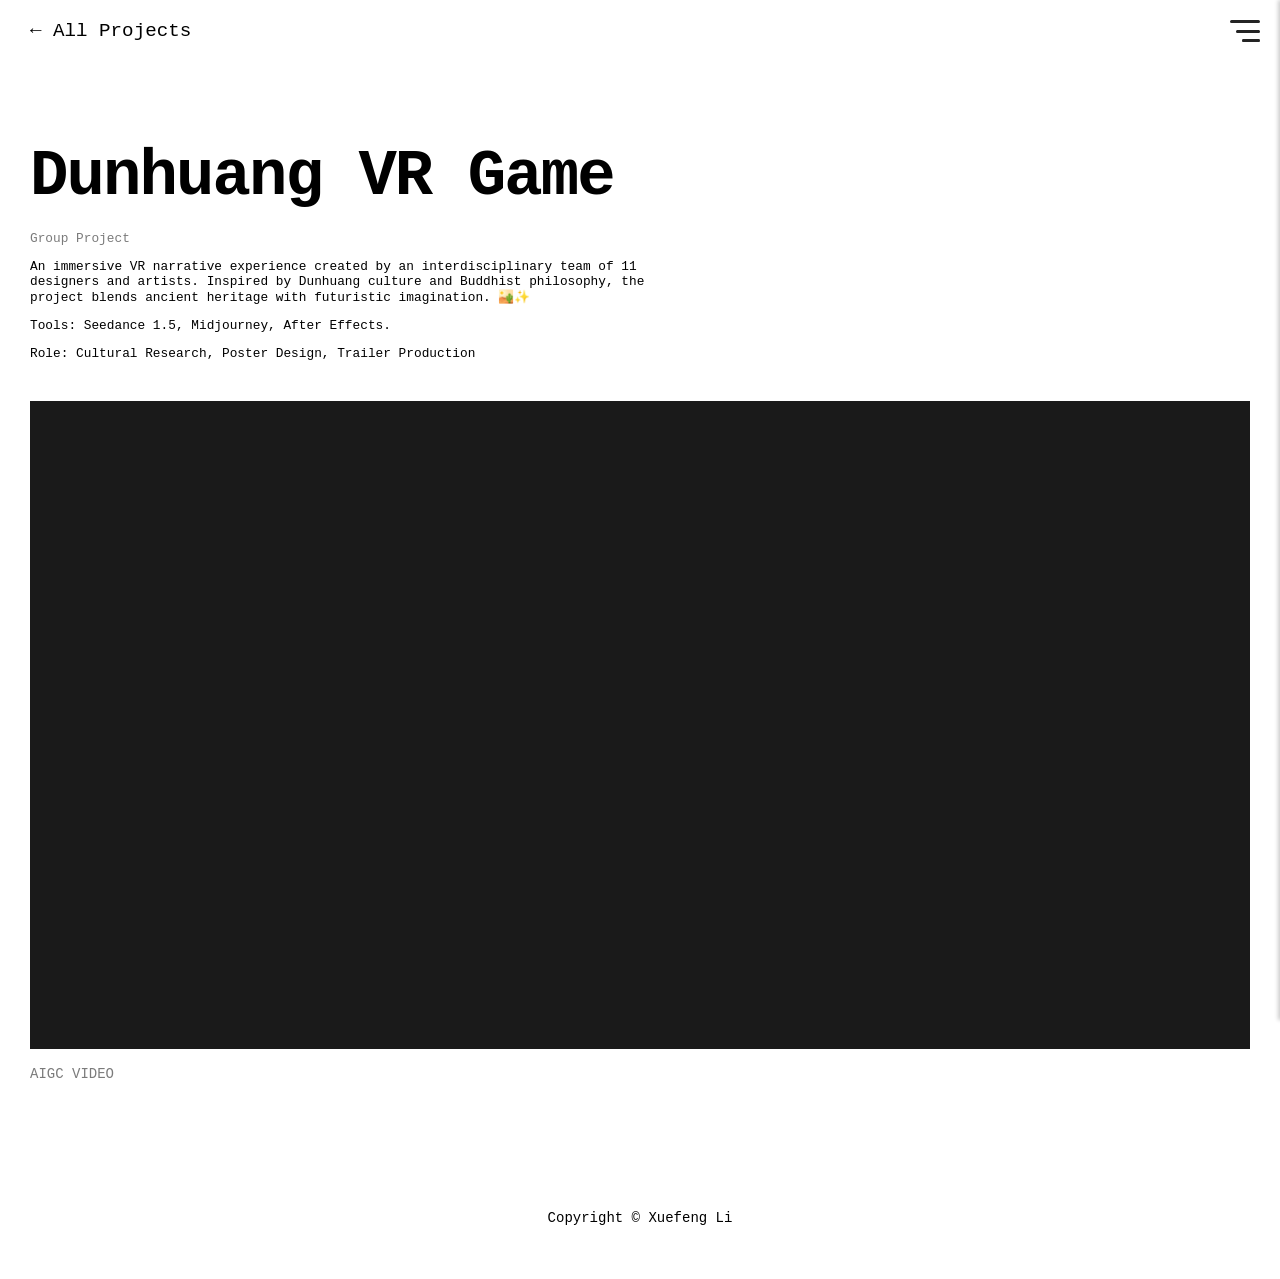
<file: Dunhuang.html>
<!DOCTYPE html>
<html lang="en">
<head>
  <meta charset="UTF-8">
  <meta name="viewport" content="width=device-width, initial-scale=1">
  <title>Dunhuang — Motion Project</title>
  <link rel="stylesheet" href="style.css">
</head>
<body class="project-page sophia-page">
  <input type="checkbox" id="menu-toggle">
  <label for="menu-toggle" id="menu-btn" aria-label="Open site menu">
    <span class="line1"></span>
    <span class="line2"></span>
    <span class="line3"></span>
  </label>

  <nav id="sidebar" aria-label="Site">
    <ul>
      <li><a href="index.html">Home</a></li>
      <li><a href="playground.html">Playground</a></li>
      <li><a href="projects.html">All Project</a></li>
      <li><a href="sophia.html">Sophia: Awakening</a></li>
      <li><a href="navapage.html">Nava</a></li>
    </ul>
    <ul class="contact">
      <li><a href="mailto:xuefli33@gmail.com">xuefli33@gmail.com</a></li>
      <li><a href="https://www.linkedin.com/in/xuefeng-li/" target="_blank" rel="noopener noreferrer">LinkedIn</a></li>
    </ul>
  </nav>

  <section class="category-header">
    <a href="projects.html" class="sophia-back">← All Projects</a>
  </section>

  <main class="sophia-player">
     <h1 class="sophia-title">Dunhuang VR Game</h1>
      <div class="sophia-intro">
      <p class="sophia-intro-meta">Group Project</p>
      <p>An immersive VR narrative experience created by an interdisciplinary team of 11 designers and artists. Inspired by Dunhuang culture and Buddhist philosophy, the project blends ancient heritage with futuristic imagination.  🏜️✨</p>
      <p class="sophia-intro-tools">Tools: Seedance 1.5, Midjourney, After Effects.</p>
      <p class="sophia-intro-tools">Role: Cultural Research, Poster Design, Trailer Production</p>
    </div>
    <div class="sophia-player-frame">
      <iframe
        src="https://www.youtube.com/embed/Tix2Zjw5sCU?rel=0"
        title="Dunhuang VR Game Trailor"
        allow="accelerometer; autoplay; clipboard-write; encrypted-media; gyroscope; picture-in-picture; web-share"
        allowfullscreen
      ></iframe>
    </div>
    <p class="sophia-caption">AIGC VIDEO</p>
  </main>

  <footer class="site-footer">
    <p>Copyright © Xuefeng Li</p>
  </footer>

  <script src="https://code.jquery.com/jquery-3.6.0.min.js"></script>
  <script src="main.js"></script>
</body>
</html>
</file>
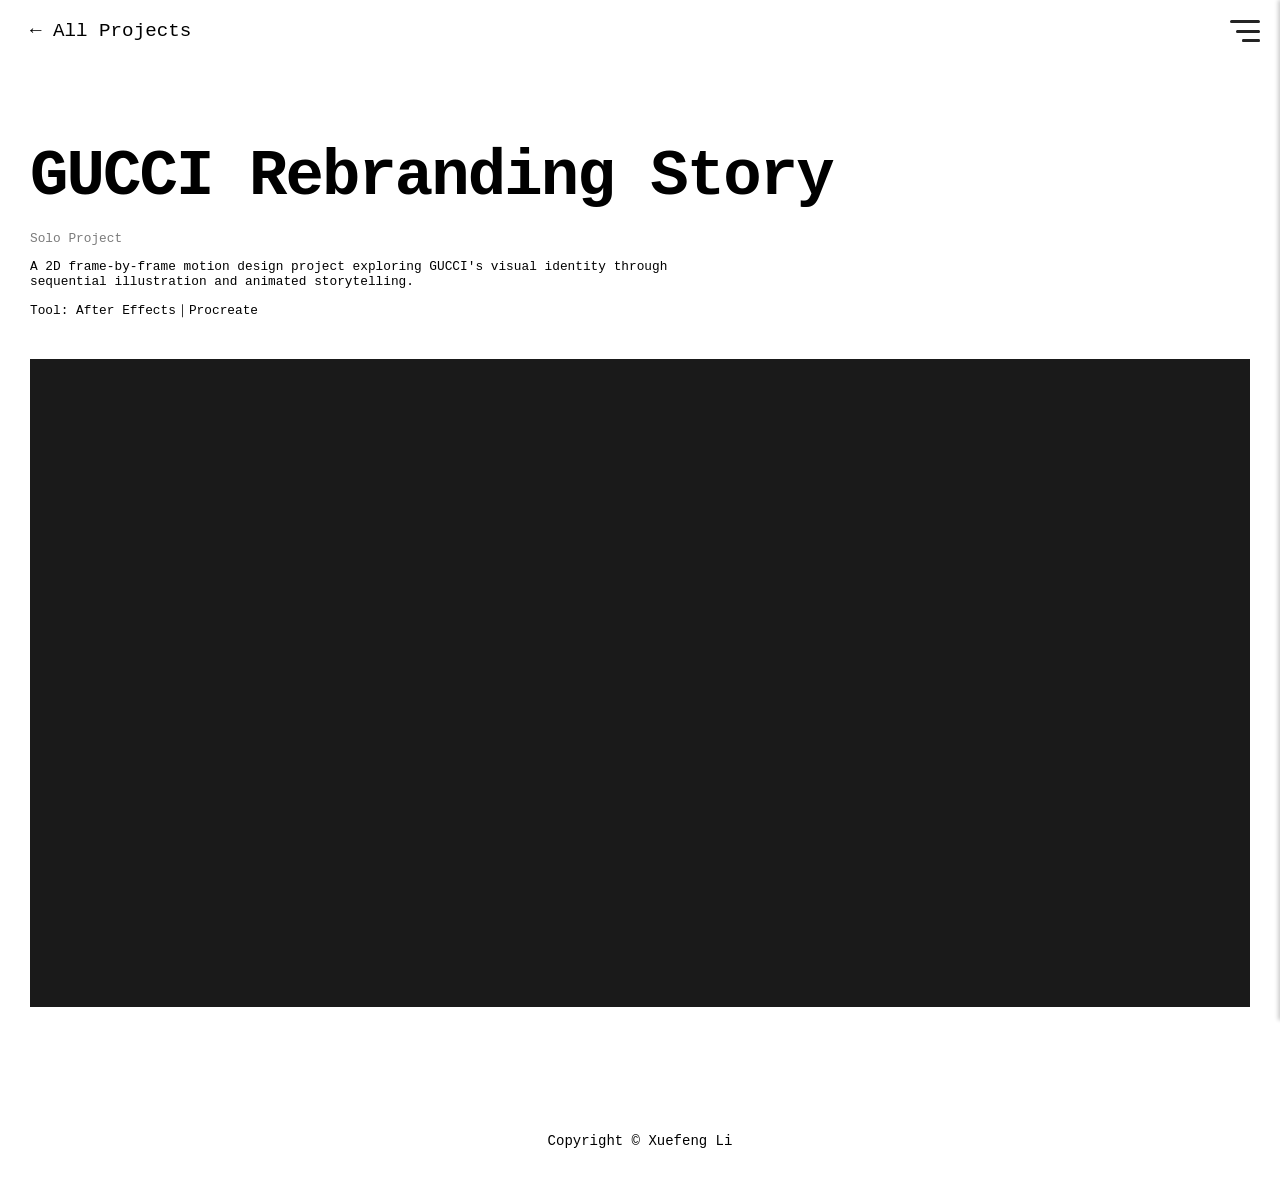
<file: GUCCI.html>
<!DOCTYPE html>
<html lang="en">
<head>
  <meta charset="UTF-8">
  <meta name="viewport" content="width=device-width, initial-scale=1">
  <title>GUCCI — Motion Project</title>
  <link rel="stylesheet" href="style.css">
</head>
<body class="project-page sophia-page">
  
  <input type="checkbox" id="menu-toggle">
  <label for="menu-toggle" id="menu-btn" aria-label="Open site menu">
    <span class="line1"></span>
    <span class="line2"></span>
    <span class="line3"></span>
  </label>

  <nav id="sidebar" aria-label="Site">
    <ul>
      <li><a href="playground.html">Playground</a></li>
      <li><a href="projects.html">All Project</a></li>
      <li><a href="sophia.html">Sophia: Awakening</a></li>
    </ul>
    <ul class="contact">
      <li><a href="mailto:xuefli33@gmail.com">xuefli33@gmail.com</a></li>
      <li><a href="https://www.linkedin.com/in/xuefeng-li/" target="_blank" rel="noopener noreferrer">LinkedIn</a></li>
    </ul>
  </nav>

  <section class="category-header">
    <a href="projects.html" class="sophia-back">← All Projects</a>
  </section>

  <main class="sophia-player">
    <h1 class="sophia-title">GUCCI Rebranding Story</h1>
    <div class="sophia-intro">
      <p class="sophia-intro-meta">Solo Project</p>
      <p>A 2D frame-by-frame motion design project exploring GUCCI's visual identity through sequential illustration and animated storytelling.</p>
      <p class="sophia-intro-tools">Tool: After Effects｜Procreate</p>
    </div>
    <div class="sophia-player-frame">
      <iframe
        src="https://player.vimeo.com/video/795490143?title=0&amp;byline=0&amp;portrait=0"
        title="GUCCI Rebranding Story"
        allow="autoplay; fullscreen; picture-in-picture; encrypted-media"
        allowfullscreen
      ></iframe>
    </div>
  </main>

  <footer class="site-footer">
    <p>Copyright © Xuefeng Li</p>
  </footer>

  <script src="https://code.jquery.com/jquery-3.6.0.min.js"></script>
  <script src="main.js"></script>
</body>
</html>
</file>
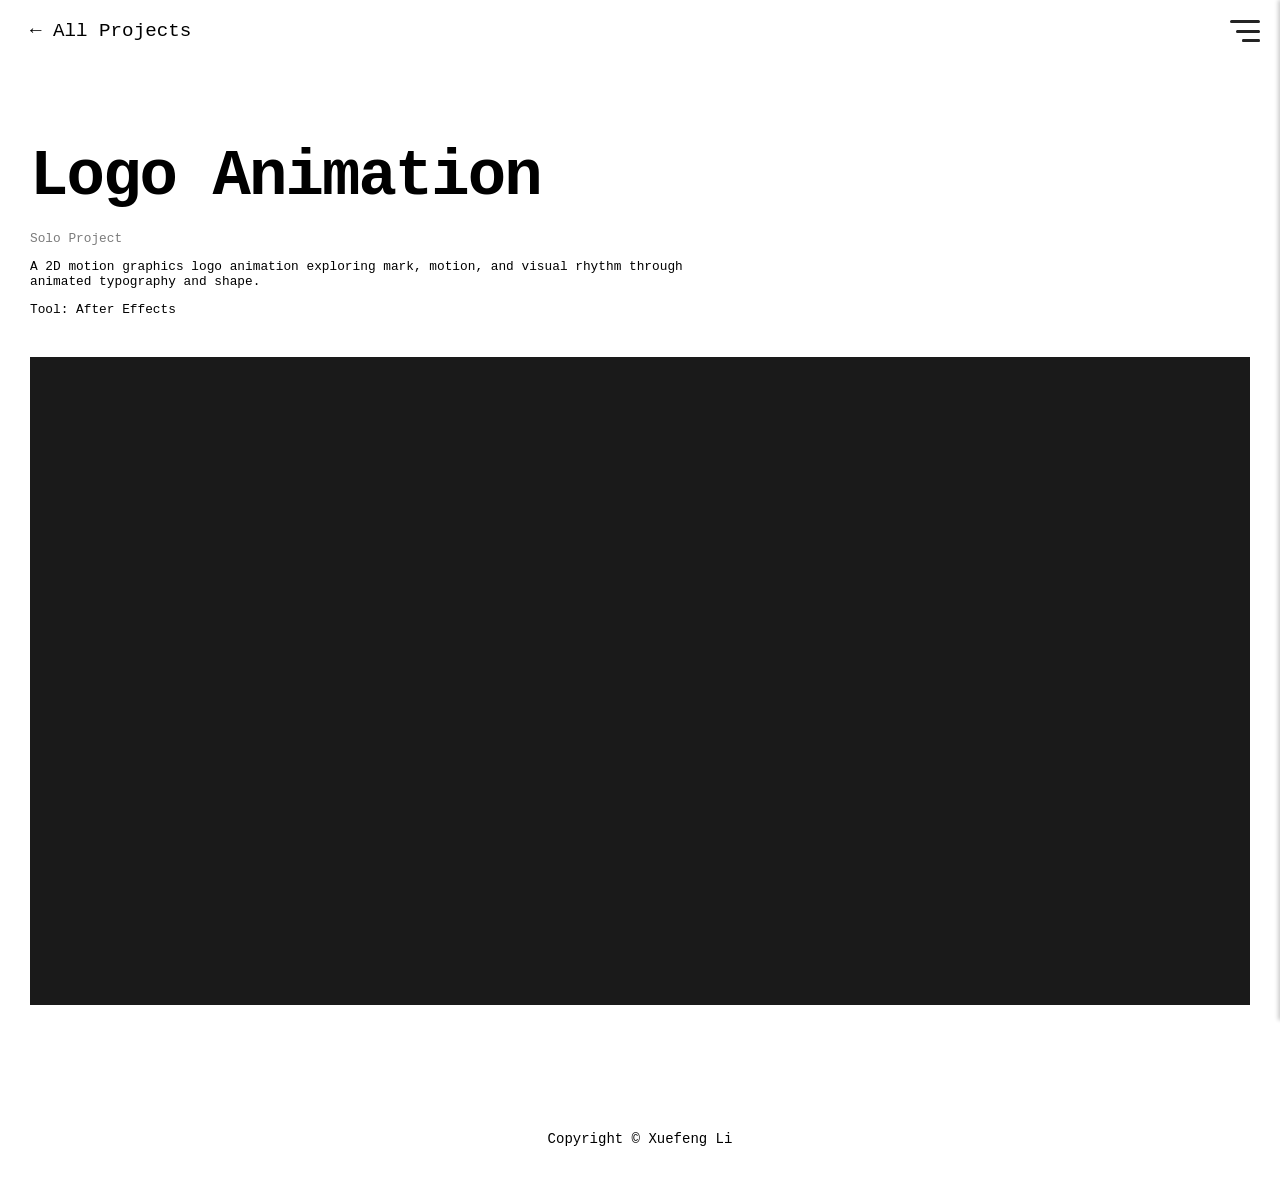
<file: Logo.html>
<!DOCTYPE html>
<html lang="en">
<head>
  <meta charset="UTF-8">
  <meta name="viewport" content="width=device-width, initial-scale=1">
  <title>Logo Animation — Motion Project</title>
  <link rel="stylesheet" href="style.css">
</head>
<body class="project-page sophia-page">
  
  <input type="checkbox" id="menu-toggle">
  <label for="menu-toggle" id="menu-btn" aria-label="Open site menu">
    <span class="line1"></span>
    <span class="line2"></span>
    <span class="line3"></span>
  </label>

  <nav id="sidebar" aria-label="Site">
    <ul>
      <li><a href="playground.html">Playground</a></li>
      <li><a href="projects.html">All Project</a></li>
      <li><a href="sophia.html">Sophia: Awakening</a></li>
    </ul>
    <ul class="contact">
      <li><a href="mailto:xuefli33@gmail.com">xuefli33@gmail.com</a></li>
      <li><a href="https://www.linkedin.com/in/xuefeng-li/" target="_blank" rel="noopener noreferrer">LinkedIn</a></li>
    </ul>
  </nav>

  <section class="category-header">
    <a href="projects.html" class="sophia-back">← All Projects</a>
  </section>

  <main class="sophia-player">
    <h1 class="sophia-title">Logo Animation</h1>
    <div class="sophia-intro">
      <p class="sophia-intro-meta">Solo Project</p>
      <p>A 2D motion graphics logo animation exploring mark, motion, and visual rhythm through animated typography and shape.</p>
      <p class="sophia-intro-tools">Tool: After Effects</p>
    </div>
    <div class="sophia-player-frame">
      <iframe
        src="https://player.vimeo.com/video/806237240?title=0&amp;byline=0&amp;portrait=0"
        title="Logo Animation"
        allow="autoplay; fullscreen; picture-in-picture; encrypted-media"
        allowfullscreen
      ></iframe>
    </div>
  </main>

  <footer class="site-footer">
    <p>Copyright © Xuefeng Li</p>
  </footer>

  <script src="https://code.jquery.com/jquery-3.6.0.min.js"></script>
  <script src="main.js"></script>
</body>
</html>
</file>
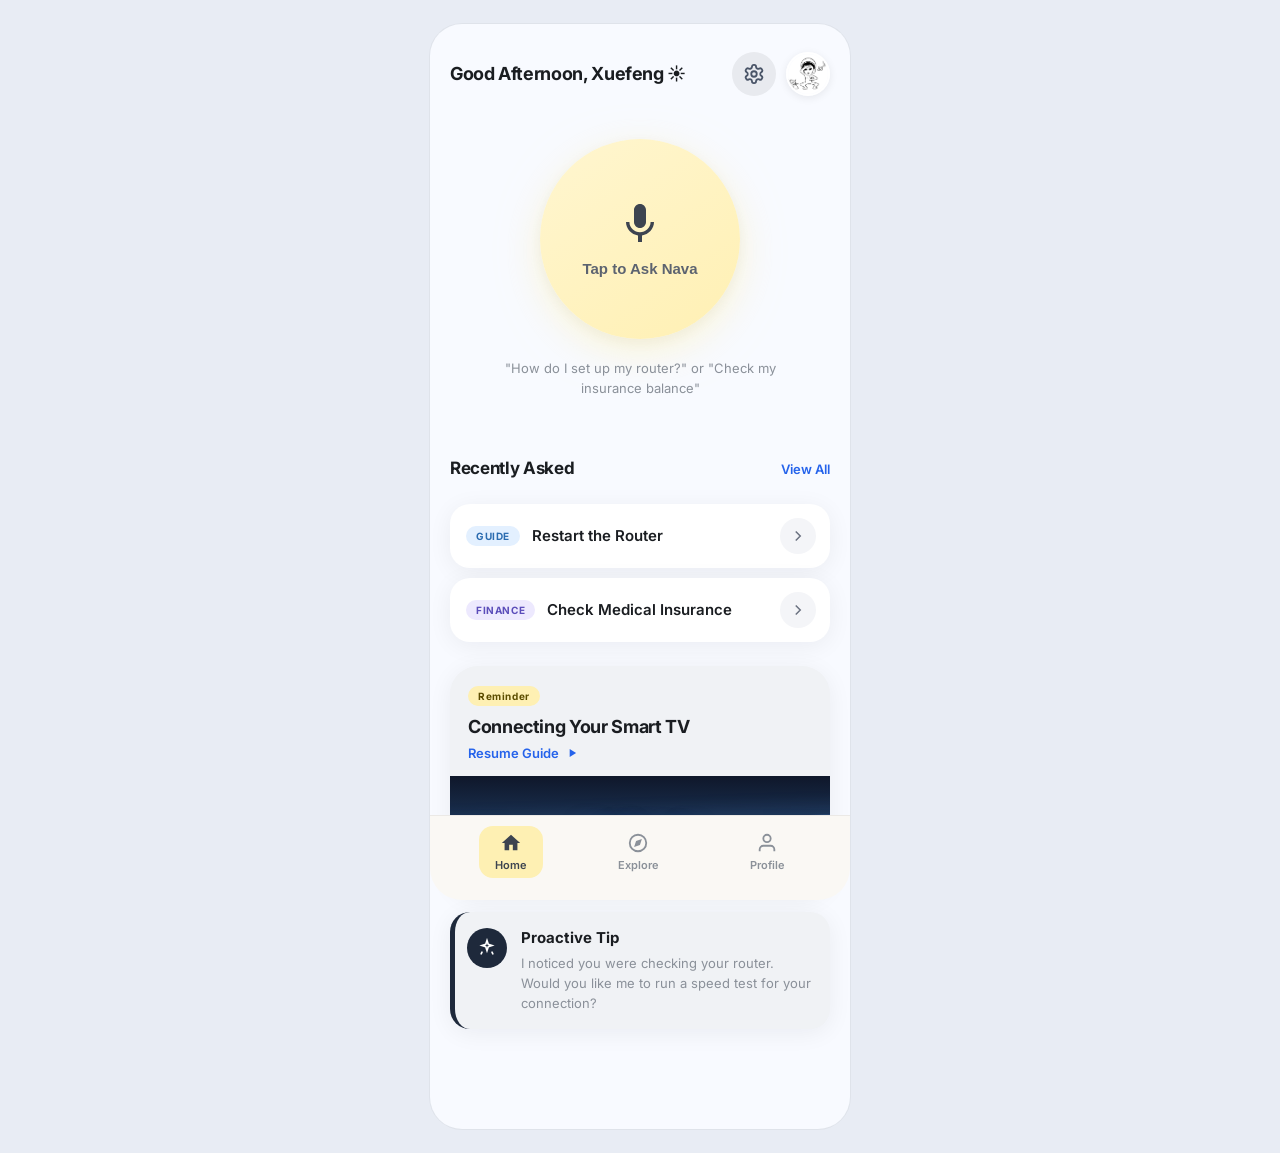
<file: Nava.html>
<!DOCTYPE html>
<html lang="en">
<head>
  <meta charset="UTF-8">
  <meta name="viewport" content="width=device-width, initial-scale=1, viewport-fit=cover">
  <title>Nava — Voice Assistant</title>
  <link rel="preconnect" href="https://fonts.googleapis.com">
  <link rel="preconnect" href="https://fonts.gstatic.com" crossorigin>
  <link href="https://fonts.googleapis.com/css2?family=Inter:wght@400;600;700&display=swap" rel="stylesheet">
  <link rel="stylesheet" href="nava.css">
</head>
<body class="nava-page">
  <div class="nava-shell">
    <header class="nava-header">
      <p class="nava-greeting">Good Afternoon, Xuefeng ☀️</p>
      <div class="nava-header-actions">
        <button type="button" class="nava-icon-btn" aria-label="Settings">
          <svg width="22" height="22" viewBox="0 0 24 24" fill="none" stroke="currentColor" stroke-width="2" stroke-linecap="round" stroke-linejoin="round" aria-hidden="true">
            <path d="M12.22 2h-.44a2 2 0 0 0-2 2v.18a2 2 0 0 1-1 1.73l-.43.25a2 2 0 0 1-2 0l-.15-.08a2 2 0 0 0-2.73.73l-.22.38a2 2 0 0 0 .73 2.73l.15.1a2 2 0 0 1 1 1.72v.51a2 2 0 0 1-1 1.74l-.15.09a2 2 0 0 0-.73 2.73l.22.38a2 2 0 0 0 2.73.73l.15-.08a2 2 0 0 1 2 0l.43.25a2 2 0 0 1 1 1.73V20a2 2 0 0 0 2 2h.44a2 2 0 0 0 2-2v-.18a2 2 0 0 1 1-1.73l.43-.25a2 2 0 0 1 2 0l.15.08a2 2 0 0 0 2.73-.73l.22-.39a2 2 0 0 0-.73-2.73l-.15-.08a2 2 0 0 1-1-1.74v-.5a2 2 0 0 1 1-1.74l.15-.09a2 2 0 0 0 .73-2.73l-.22-.38a2 2 0 0 0-2.73-.73l-.15.08a2 2 0 0 1-2 0l-.43-.25a2 2 0 0 1-1-1.73V4a2 2 0 0 0-2-2z"/>
            <circle cx="12" cy="12" r="3"/>
          </svg>
        </button>
        <img class="nava-avatar" src="image/profilepic.png" width="44" height="44" alt="Profile">
      </div>
    </header>

    <section class="nava-voice-block" aria-label="Ask Nava">
      <button type="button" class="nava-voice-btn">
        <svg width="48" height="48" viewBox="0 0 24 24" fill="currentColor" aria-hidden="true">
          <path d="M12 14c1.66 0 3-1.34 3-3V5c0-1.66-1.34-3-3-3S9 3.34 9 5v6c0 1.66 1.34 3 3 3zm5.3-3c0 3-2.54 5.1-5.3 5.1S6.7 14 6.7 11H5c0 3.41 2.72 6.23 6 6.72V21h2v-3.28c3.28-.48 6-3.3 6-6.72h-1.7z"/>
        </svg>
        <span class="nava-voice-label">Tap to Ask Nava</span>
      </button>
      <p class="nava-hints">"How do I set up my router?" or "Check my insurance balance"</p>
    </section>

    <section aria-labelledby="recent-heading">
      <div class="nava-section-head">
        <h2 id="recent-heading" class="nava-section-title">Recently Asked</h2>
        <a href="#" class="nava-link">View All</a>
      </div>
      <div class="nava-card-list">
        <article class="nava-row-card">
          <span class="nava-pill nava-pill--guide">GUIDE</span>
          <span class="nava-row-card-body">Restart the Router</span>
          <button type="button" class="nava-row-arrow" aria-label="Open">
            <svg width="18" height="18" viewBox="0 0 24 24" fill="none" stroke="currentColor" stroke-width="2" aria-hidden="true">
              <path d="M9 18l6-6-6-6"/>
            </svg>
          </button>
        </article>
        <article class="nava-row-card">
          <span class="nava-pill nava-pill--finance">FINANCE</span>
          <span class="nava-row-card-body">Check Medical Insurance</span>
          <button type="button" class="nava-row-arrow" aria-label="Open">
            <svg width="18" height="18" viewBox="0 0 24 24" fill="none" stroke="currentColor" stroke-width="2" aria-hidden="true">
              <path d="M9 18l6-6-6-6"/>
            </svg>
          </button>
        </article>
      </div>
    </section>

    <article class="nava-reminder">
      <div class="nava-reminder-top">
        <span class="nava-pill nava-pill--reminder">Reminder</span>
        <h3 class="nava-reminder-title">Connecting Your Smart TV</h3>
        <a href="#" class="nava-resume">
          Resume Guide
          <svg width="14" height="14" viewBox="0 0 24 24" fill="currentColor" aria-hidden="true">
            <path d="M8 5v14l11-7z"/>
          </svg>
        </a>
      </div>
      <div class="nava-reminder-visual">
        <span class="nava-reminder-brand">Saafit work</span>
      </div>
    </article>

    <aside class="nava-tip">
      <div class="nava-tip-icon" aria-hidden="true">
        <svg width="20" height="20" viewBox="0 0 24 24" fill="none" stroke="currentColor" stroke-width="2" stroke-linecap="round">
          <path d="M12 3l1.5 4.5L18 9l-4.5 1.5L12 15l-1.5-4.5L6 9l4.5-1.5L12 3z"/>
          <path d="M5 19l1-2M19 19l-1-2"/>
        </svg>
      </div>
      <div>
        <h3 class="nava-tip-title">Proactive Tip</h3>
        <p class="nava-tip-body">I noticed you were checking your router. Would you like me to run a speed test for your connection?</p>
      </div>
    </aside>
  </div>

  <nav class="nava-nav" aria-label="Main">
    <button type="button" class="nava-nav-item nava-nav-item--active" aria-current="page">
      <svg width="22" height="22" viewBox="0 0 24 24" fill="currentColor" aria-hidden="true">
        <path d="M10 20v-6h4v6h5v-8h3L12 3 2 12h3v8z"/>
      </svg>
      Home
    </button>
    <button type="button" class="nava-nav-item">
      <svg width="22" height="22" viewBox="0 0 24 24" aria-hidden="true">
        <circle cx="12" cy="12" r="9" fill="none" stroke="currentColor" stroke-width="2"/>
        <path fill="currentColor" d="M16.24 7.76l-2.12 6.36-6.36 2.12 2.12-6.36 6.36-2.12z"/>
      </svg>
      Explore
    </button>
    <button type="button" class="nava-nav-item">
      <svg width="22" height="22" viewBox="0 0 24 24" fill="none" stroke="currentColor" stroke-width="2" aria-hidden="true">
        <path d="M20 21v-2a4 4 0 0 0-4-4H8a4 4 0 0 0-4 4v2"/>
        <circle cx="12" cy="7" r="4"/>
      </svg>
      Profile
    </button>
  </nav>
</body>
</html>
</file>
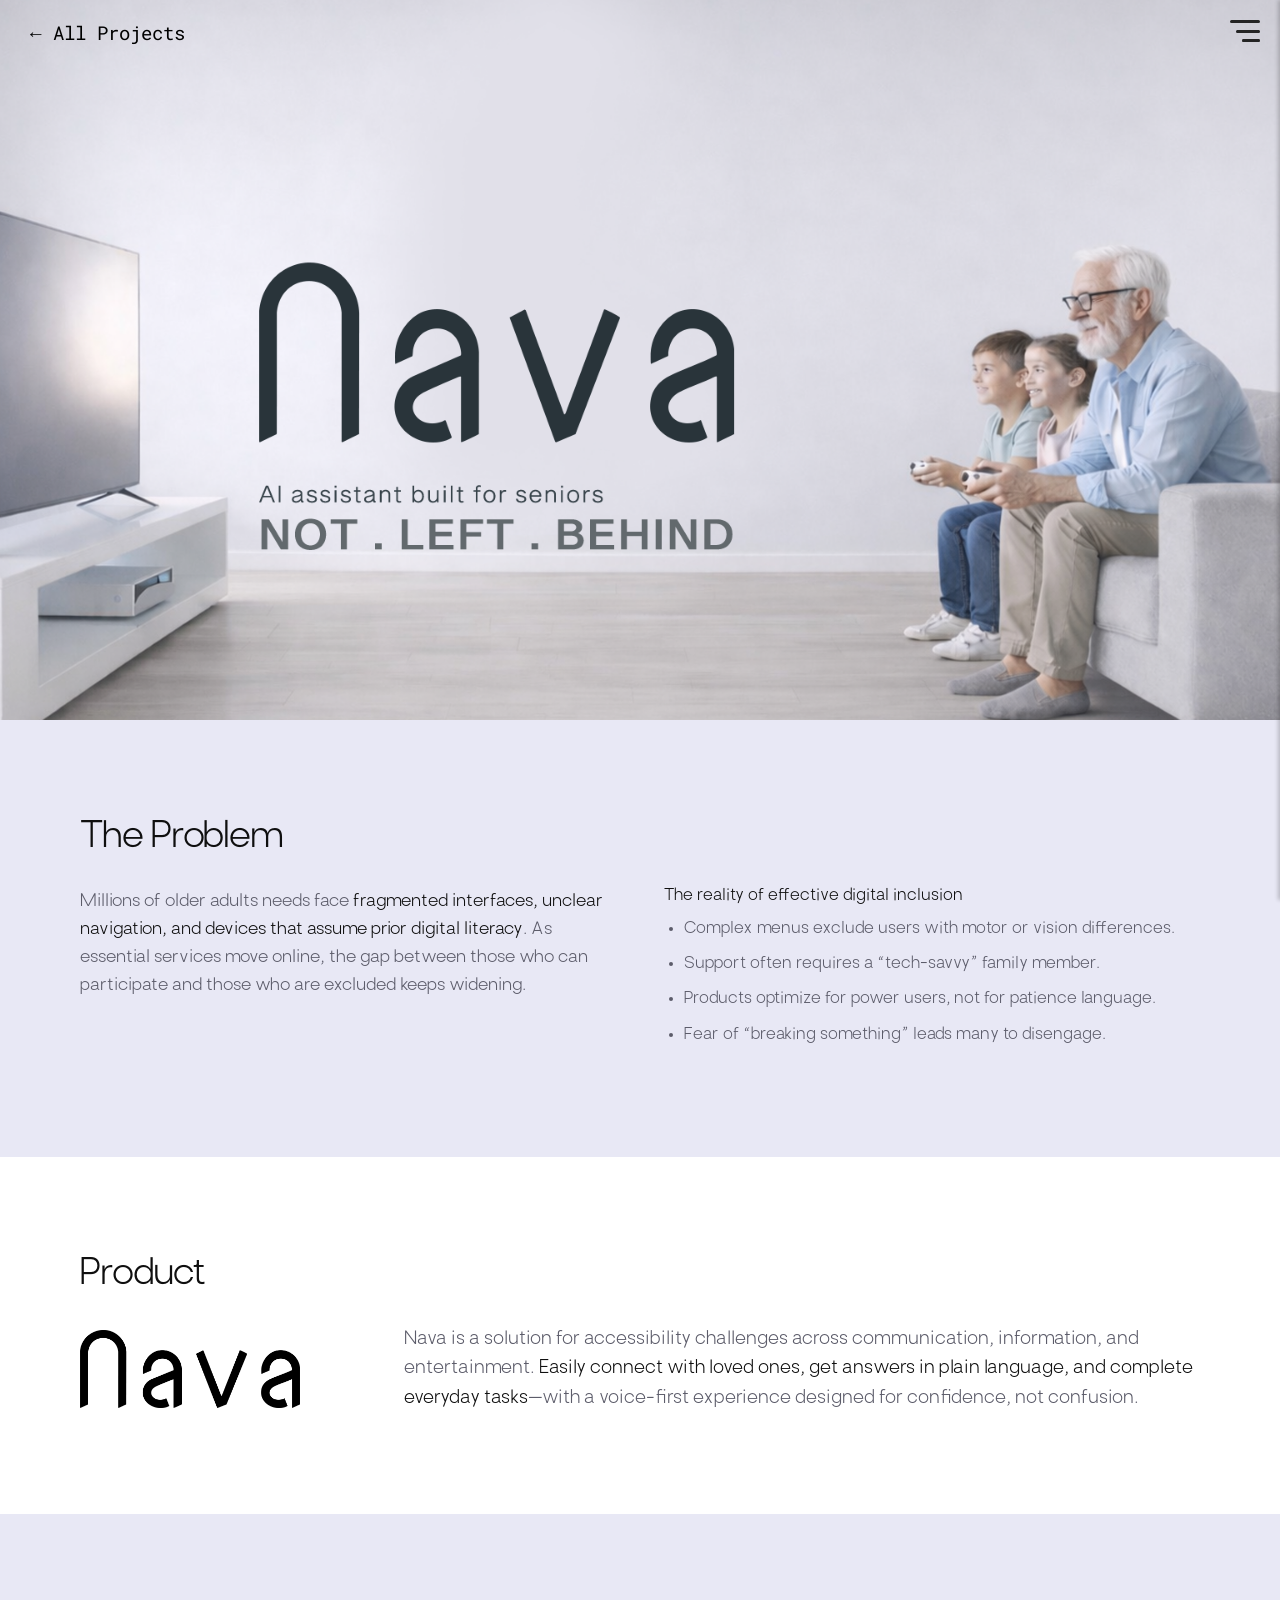
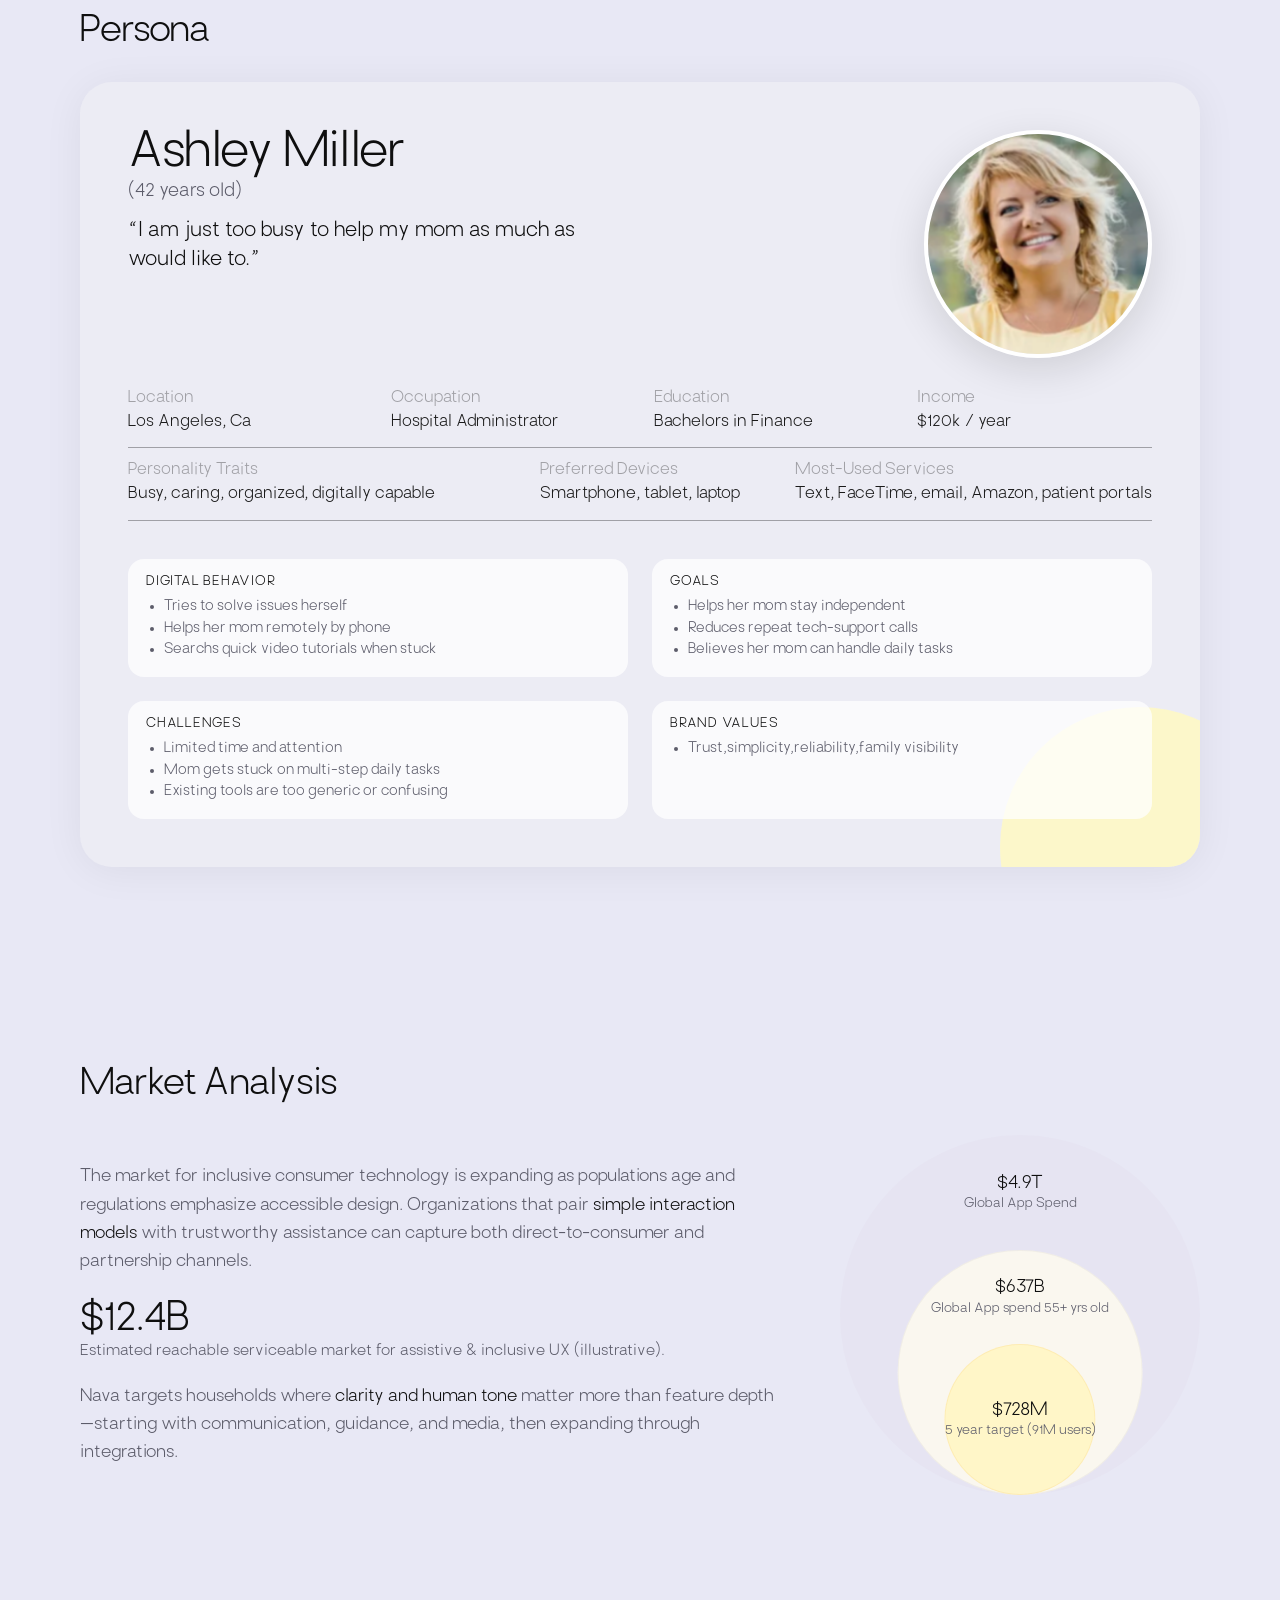
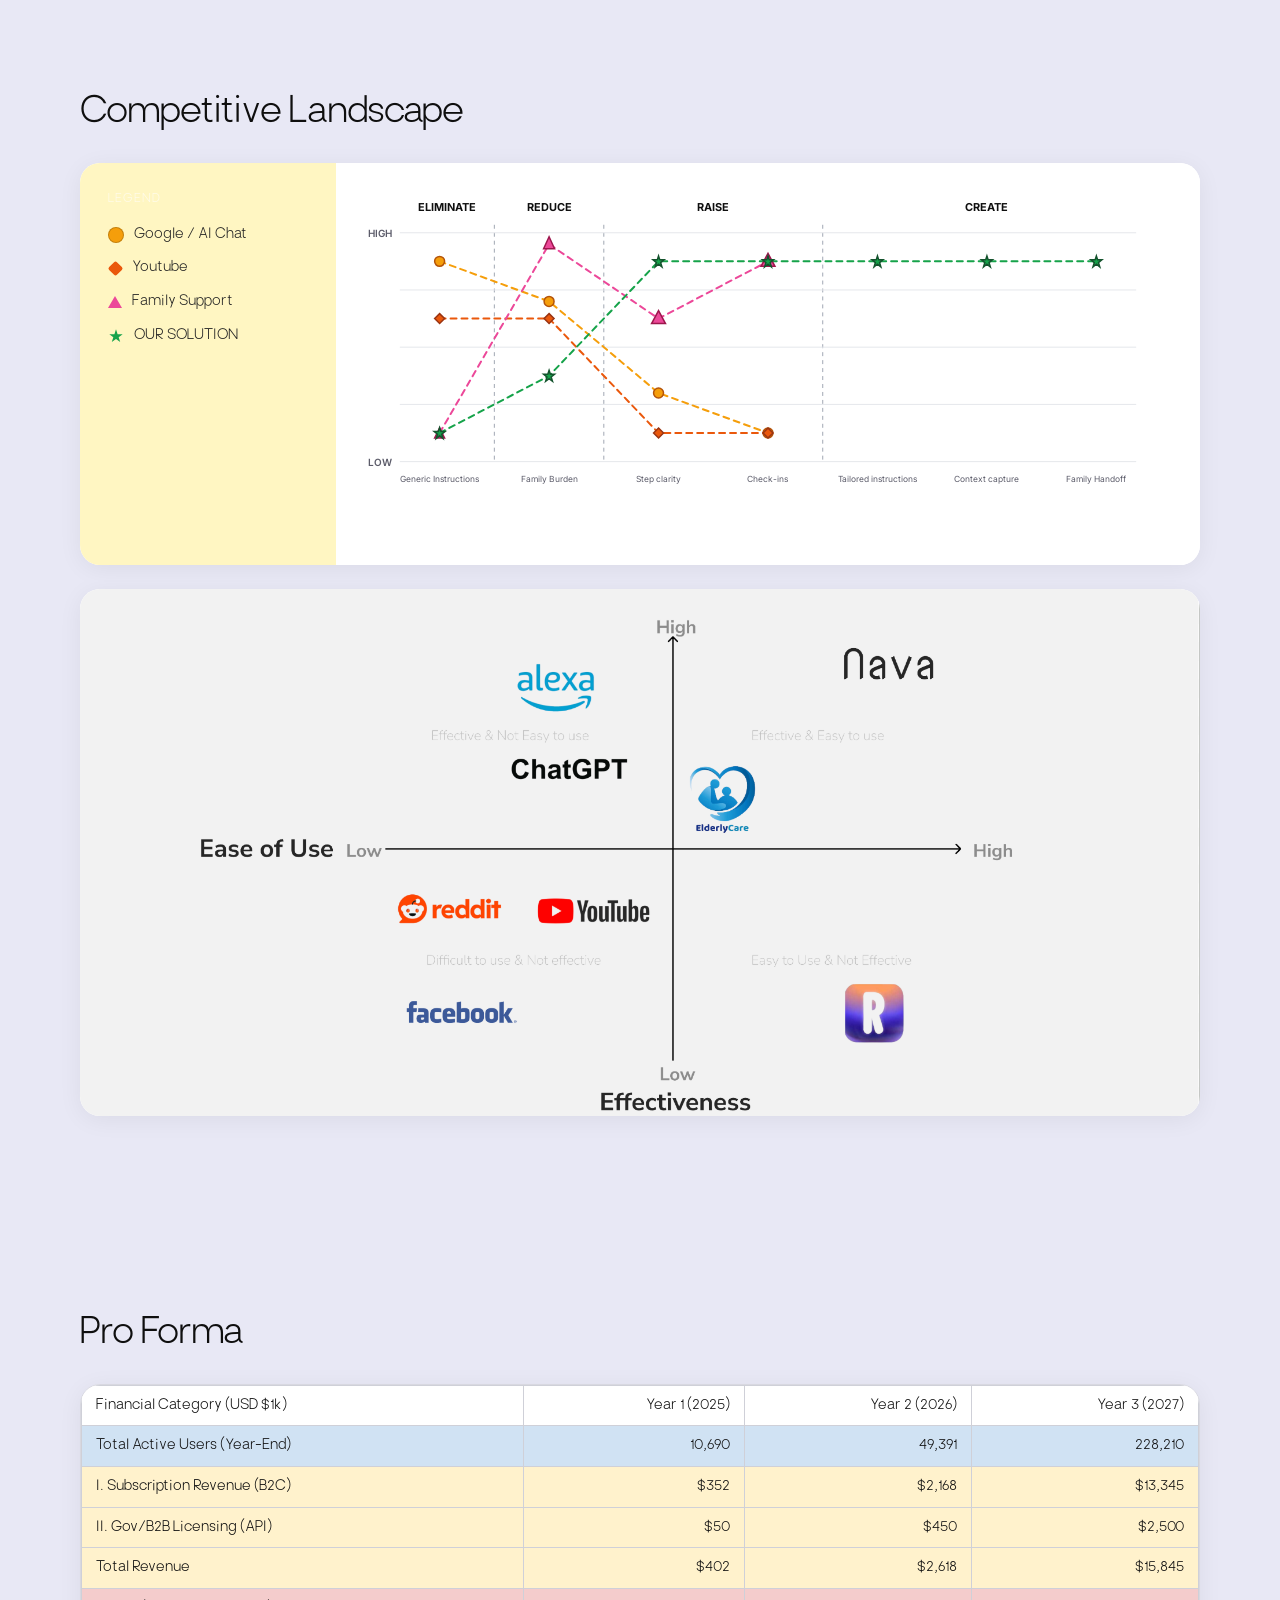
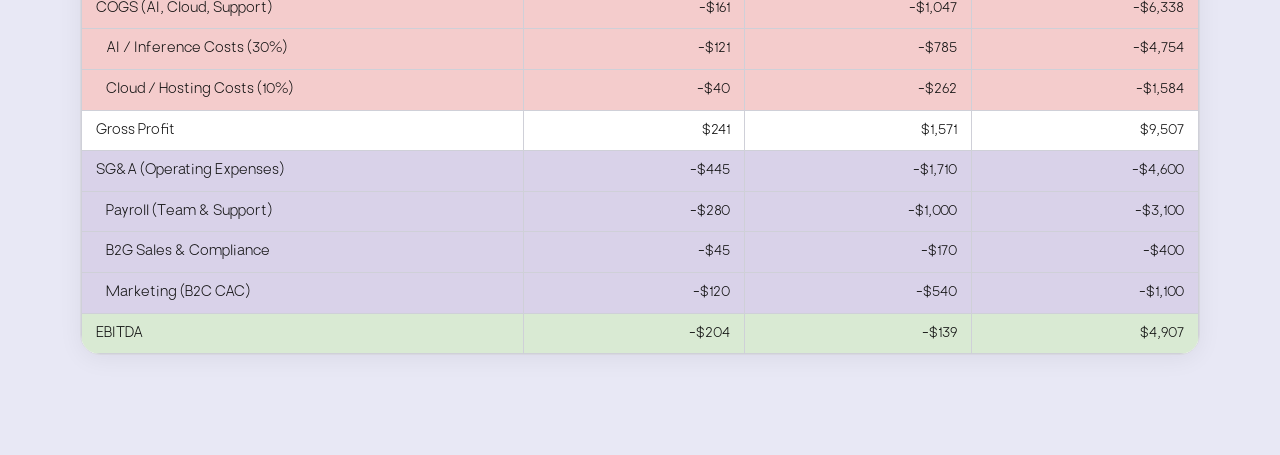
<file: navapage.html>
<!DOCTYPE html>
<html lang="en">
<head>
  <meta charset="UTF-8">
  <meta name="viewport" content="width=device-width, initial-scale=1">
  <title>Nava — Not Left Behind</title>
  <link rel="preconnect" href="https://fonts.googleapis.com">
  <link rel="preconnect" href="https://fonts.gstatic.com" crossorigin>
  <link href="https://fonts.googleapis.com/css2?family=Inter:wght@400;500;600;700;800&display=swap" rel="stylesheet">
  <link href="https://fonts.googleapis.com/css2?family=Roboto+Mono:wght@400;500;700&display=swap" rel="stylesheet">
  <link rel="stylesheet" href="navapage.css">
  <script>
    document.documentElement.classList.add("np-reveal-js");
  </script>
</head>
<body class="navapage-body">
  <!-- Site sidebar (same pattern as index.html) -->
  <input type="checkbox" id="menu-toggle">
  <label for="menu-toggle" id="menu-btn" aria-label="Open site menu" aria-controls="sidebar">
    <span class="line1"></span>
    <span class="line2"></span>
    <span class="line3"></span>
  </label>

  <nav id="sidebar" aria-label="Site">
    <ul>
      <li><a href="playground.html">Playground</a></li>
      <li><a href="projects.html">All Project</a></li>
      <li><a href="navapage.html" class="clickline active" aria-current="page">Nava</a></li>
    </ul>
    <ul class="contact">
      <li><a href="mailto:xuefli33@gmail.com">xuefli33@gmail.com</a></li>
      <li><a href="https://www.linkedin.com/in/xuefeng-li/" target="_blank" rel="noopener noreferrer">LinkedIn</a></li>
    </ul>
  </nav>
  <section class="category-header">
    <a href="projects.html" class="project-back">← All Projects</a>
  </section>
  <article class="navapage">
    <!-- Hero -->
    <header>
        <img src="image/navapic.png">
    </header>

    <!-- The Problem -->
    <section class="np-band np-band--lavender" aria-labelledby="problem-heading">
      <div class="np-container">
        <h2 id="problem-heading" class="np-section-title np-reveal">The Problem</h2>
        <div class="np-two-col">
          <div class="np-reveal">
            <p class="np-prose">
              Millions of older adults needs face <strong>fragmented interfaces, unclear navigation, and devices that assume prior digital literacy</strong>. As essential services move online, the gap between those who can participate and those who are excluded keeps widening.
            </p>
          </div>
          <div class="np-reveal">
            <h3 class="np-subhead">The reality of effective digital inclusion</h3>
            <ul class="np-list">
              <li>Complex menus exclude users with motor or vision differences.</li>
              <li>Support often requires a “tech-savvy” family member.</li>
              <li>Products optimize for power users, not for patience language.</li>
              <li>Fear of “breaking something” leads many to disengage.</li>
            </ul>
          </div>
        </div>
      </div>
    </section>

    <!-- Product -->
<section class="np-band np-band--white" aria-labelledby="product-heading">
  <div class="np-container">
    <h2 id="product-heading" class="np-section-title np-reveal">Product</h2>
    <div class="np-product-grid">
      <div class="np-logo-xl np-reveal">
        <img src="image/navalogo.png" alt="Nava logo">
      </div>
      <p class="np-prose np-reveal" style="margin-left: 40px; font-size:1.125rem;">
        Nava is a solution for accessibility challenges across communication, information, and entertainment. <strong>Easily connect with loved ones, get answers in plain language, and complete everyday tasks</strong>—with a voice-first experience designed for confidence, not confusion.
      </p>
    </div>
  </div>
</section>

    <!-- Persona -->
    <section class="np-band np-band--lavender" aria-labelledby="persona-heading">
      <div class="np-container">
        <h2 id="persona-heading" class="np-section-title np-reveal">Persona</h2>
        <div class="np-persona-card np-reveal">
          <div class="np-persona-accent" aria-hidden="true"></div>
          <div class="np-persona-top">
            <div>
              <h3 class="np-persona-name"><strong>Ashley Miller</strong></h3>
              <p class="np-persona-age">(42 years old)</p>
              <blockquote class="np-persona-quote">“I am just too busy to help my mom as much as would like to.”</blockquote>
            </div>
            <img class="np-persona-photo" src="image/navapersona.png" width="220" height="220" alt="Portrait of Ashley Miller">
          </div>
          <div class="np-persona-grid">
          <div class="np-persona-summary">
          <div class="np-persona-summary-row np-persona-summary-row--4">
            <div class="np-persona-summary-item">
              <h4>Location</h4>
              <p>Los Angeles, Ca</p>
            </div>
            <div class="np-persona-summary-item">
              <h4>Occupation</h4>
              <p>Hospital Administrator</p>
            </div>
            <div class="np-persona-summary-item">
              <h4>Education</h4>
              <p>Bachelors in Finance</p>
            </div>
            <div class="np-persona-summary-item">
              <h4>Income</h4>
              <p>$120k / year</p>
            </div>
          </div>
          <hr class="np-persona-summary-divider" />
          <div class="np-persona-summary-row np-persona-summary-row--3">
            <div class="np-persona-summary-item">
              <h4>Personality Traits</h4>
              <p>Busy, caring, organized, digitally capable</p>
            </div>
            <div class="np-persona-summary-item">
              <h4>Preferred Devices</h4>
              <p>Smartphone, tablet, laptop</p>
            </div>
            <div class="np-persona-summary-item">
              <h4>Most-Used Services</h4>
              <p>Text, FaceTime, email, Amazon, patient portals</p>
            </div>
          </div>
          <hr class="np-persona-summary-divider" />
        </div>
            <div class="np-persona-cell">
              <h4>Digital Behavior</h4>
              <ul>
                <li>Tries to solve issues herself</li>
                <li>Helps her mom remotely by phone</li>
                <li>Searchs quick video tutorials when stuck</li>
              </ul>
            </div>
            <div class="np-persona-cell">
              <h4>Goals</h4>
              <ul>
                <li>Helps her mom stay independent</li>
                <li>Reduces repeat tech-support calls</li>
                <li>Believes her mom can handle daily tasks</li>
              </ul>
            </div>
            <div class="np-persona-cell">
              <h4>challenges</h4>
              <ul>
                <li>Limited time and attention</li>
                <li>Mom gets stuck on multi-step daily tasks</li>
                <li>Existing tools are too generic or confusing</li>
              </ul>
            </div>
            <div class="np-persona-cell">
              <h4><strong>Brand Values</strong></h4>
              <ul>
                <li>Trust,simplicity,reliability,family visibility</li>
              </ul>
            </div>
           
          </div>
        </div>
      </div>
    </section>


    <!-- Market Analysis -->
    <section class="np-band np-band--lavender" aria-labelledby="market-heading">
      <div class="np-container">
        <h2 id="market-heading" class="np-section-title np-reveal">Market Analysis</h2>
        <div class="np-market np-reveal">
          <div>
            <p class="np-prose">
              The market for inclusive consumer technology is expanding as populations age and regulations emphasize accessible design. Organizations that pair <strong>simple interaction models</strong> with trustworthy assistance can capture both direct-to-consumer and partnership channels.
            </p>
            <p class="np-market-stat">$12.4B</p>
            <p class="np-market-stat-label">Estimated reachable serviceable market for assistive &amp; inclusive UX (illustrative).</p>
            <p class="np-prose">
              Nava targets households where <strong>clarity and human tone</strong> matter more than feature depth—starting with communication, guidance, and media, then expanding through integrations.
            </p>
          </div>
          <div class="np-rings" role="img" aria-label="Nested market circles: $4.9T global app spend, $637B for ages 55 plus, $728M five-year target">
            <div class="np-market-circle np-market-circle--outer" aria-hidden="true"></div>
            <div class="np-market-circle np-market-circle--mid" aria-hidden="true"></div>
            <div class="np-market-circle np-market-circle--inner" aria-hidden="true"></div>
            <div class="np-market-ring-label np-market-ring-label--outer">
              <span class="np-market-ring-stat">$4.9T</span>
              <span class="np-market-ring-desc">Global App Spend</span>
            </div>
            <div class="np-market-ring-label np-market-ring-label--mid">
              <span class="np-market-ring-stat">$637B</span>
              <span class="np-market-ring-desc">Global App spend 55+ yrs old</span>
            </div>
            <div class="np-market-ring-label np-market-ring-label--inner">
              <span class="np-market-ring-stat">$728M</span>
              <span class="np-market-ring-desc">5 year target (91M users)</span>
            </div>
          </div>
        </div>
      </div>
    </section>

    <!-- Competitive Landscape -->
    <section class="np-band np-band--lavender" aria-labelledby="comp-heading">
  <div class="np-container">
    <h2 id="comp-heading" class="np-section-title np-reveal">Competitive Landscape</h2>
    <div class="np-competitive-stack np-reveal">
    <div class="np-strategy-canvas np-comp-surface">
      <aside class="np-strategy-legend" aria-label="Legend">
        <p class="np-strategy-legend-title">Legend</p>
        <ul class="np-strategy-legend-list">
          <li>
            <span class="np-strategy-legend-marker np-strategy-legend-marker--circle" style="--m:#f59e0b" aria-hidden="true"></span>
            <span>Google / AI Chat</span>
          </li>
          <li>
            <span class="np-strategy-legend-marker np-strategy-legend-marker--diamond" style="--m:#ea580c" aria-hidden="true"></span>
            <span>Youtube</span>
          </li>
          <li>
            <span class="np-strategy-legend-marker np-strategy-legend-marker--triangle" style="--m:#ec4899" aria-hidden="true"></span>
            <span>Family Support</span>
          </li>
          <li>
            <span class="np-strategy-legend-marker np-strategy-legend-marker--star" style="--m:#16a34a" aria-hidden="true"></span>
            <span>OUR SOLUTION</span>
          </li>
        </ul>
      </aside>
      <div class="np-strategy-chart-wrap">
        <svg class="np-strategy-svg" viewBox="0 0 820 360" xmlns="http://www.w3.org/2000/svg" role="img" aria-labelledby="strategy-chart-title">
          <title id="strategy-chart-title">Strategy canvas comparing Google AI Chat, Youtube, Family Support, and our solution across seven criteria</title>
          <!-- Quadrant headers -->
          <g font-family="Inter, system-ui, sans-serif" font-size="11" font-weight="700" text-anchor="middle" fill="#0f0f0f">
            <text x="87.5" y="28">ELIMINATE</text>
            <text x="190" y="28">REDUCE</text>
            <text x="355" y="28">RAISE</text>
            <text x="630" y="28">CREATE</text>
          </g>
          <!-- Vertical dividers -->
          <g stroke="#9ca3af" stroke-width="1" stroke-dasharray="4 4" opacity="0.95">
            <line x1="135" y1="42" x2="135" y2="280"/>
            <line x1="245" y1="42" x2="245" y2="280"/>
            <line x1="465" y1="42" x2="465" y2="280"/>
          </g>
          <!-- Horizontal grid -->
          <g stroke="#e5e7eb" stroke-width="1">
            <line x1="40" y1="50" x2="780" y2="50"/>
            <line x1="40" y1="107.5" x2="780" y2="107.5"/>
            <line x1="40" y1="165" x2="780" y2="165"/>
            <line x1="40" y1="222.5" x2="780" y2="222.5"/>
            <line x1="40" y1="280" x2="780" y2="280"/>
          </g>
          <g font-family="Inter, system-ui, sans-serif" font-size="10" font-weight="600" fill="#5c5c6a" text-anchor="end">
            <text x="32" y="54">HIGH</text>
            <text x="32" y="284">LOW</text>
          </g>
          <!-- X labels -->
          <g font-family="Inter, system-ui, sans-serif" font-size="8.5" fill="#5c5c6a" text-anchor="middle">
            <text x="80" y="300">Generic Instructions</text>
            <text x="190" y="300">Family Burden</text>
            <text x="300" y="300">Step clarity</text>
            <text x="410" y="300">Check-ins</text>
            <text x="520" y="300">Tailored instructions</text>
            <text x="630" y="300">Context capture</text>
            <text x="740" y="300">Family Handoff</text>
          </g>
          <!-- Lines -->
          <g fill="none" stroke-width="2" stroke-linejoin="round" stroke-linecap="round">
            <polyline stroke="#ea580c" stroke-dasharray="6 5" points="80,136.25 190,136.25 300,251.25 410,251.25"/>
            <polyline stroke="#f59e0b" stroke-dasharray="6 5" points="80,78.75 190,119 300,211 410,251.25"/>
            <polyline stroke="#ec4899" stroke-dasharray="6 5" points="80,251.25 190,61.5 300,136.25 410,78.75"/>
            <polyline stroke="#16a34a" stroke-dasharray="6 5" points="80,251.25 190,193.75 300,78.75 410,78.75 520,78.75 630,78.75 740,78.75"/>
          </g>
          <!-- Markers -->
          <g stroke-width="1.5">
            <g fill="#f59e0b" stroke="#b45309">
              <circle cx="80" cy="78.75" r="5"/>
              <circle cx="190" cy="119" r="5"/>
              <circle cx="300" cy="211" r="5"/>
              <circle cx="410" cy="251.25" r="5"/>
            </g>
            <g fill="#ea580c" stroke="#9a3412">
              <polygon points="80,131.25 85,136.25 80,141.25 75,136.25"/>
              <polygon points="190,131.25 195,136.25 190,141.25 185,136.25"/>
              <polygon points="300,246.25 305,251.25 300,256.25 295,251.25"/>
              <polygon points="410,246.25 415,251.25 410,256.25 405,251.25"/>
            </g>
            <g fill="#ec4899" stroke="#9d174d">
              <polygon points="80,246.25 85,256.25 75,256.25"/>
              <polygon points="190,54 184.5,66 195.5,66"/>
              <polygon points="300,128.25 307,141.25 293,141.25"/>
              <polygon points="410,70.75 417,83.75 403,83.75"/>
            </g>
            <g fill="#16a34a" stroke="#14532d">
              <path transform="translate(80,251.25)" d="M0,-5.5 L1.3,-1.5 L5.5,-1.5 L2.1,1.2 L3.4,5.5 L0,2.8 L-3.4,5.5 L-2.1,1.2 L-5.5,-1.5 L-1.3,-1.5 Z"/>
              <path transform="translate(190,193.75)" d="M0,-5.5 L1.3,-1.5 L5.5,-1.5 L2.1,1.2 L3.4,5.5 L0,2.8 L-3.4,5.5 L-2.1,1.2 L-5.5,-1.5 L-1.3,-1.5 Z"/>
              <path transform="translate(300,78.75)" d="M0,-5.5 L1.3,-1.5 L5.5,-1.5 L2.1,1.2 L3.4,5.5 L0,2.8 L-3.4,5.5 L-2.1,1.2 L-5.5,-1.5 L-1.3,-1.5 Z"/>
              <path transform="translate(410,78.75)" d="M0,-5.5 L1.3,-1.5 L5.5,-1.5 L2.1,1.2 L3.4,5.5 L0,2.8 L-3.4,5.5 L-2.1,1.2 L-5.5,-1.5 L-1.3,-1.5 Z"/>
              <path transform="translate(520,78.75)" d="M0,-5.5 L1.3,-1.5 L5.5,-1.5 L2.1,1.2 L3.4,5.5 L0,2.8 L-3.4,5.5 L-2.1,1.2 L-5.5,-1.5 L-1.3,-1.5 Z"/>
              <path transform="translate(630,78.75)" d="M0,-5.5 L1.3,-1.5 L5.5,-1.5 L2.1,1.2 L3.4,5.5 L0,2.8 L-3.4,5.5 L-2.1,1.2 L-5.5,-1.5 L-1.3,-1.5 Z"/>
              <path transform="translate(740,78.75)" d="M0,-5.5 L1.3,-1.5 L5.5,-1.5 L2.1,1.2 L3.4,5.5 L0,2.8 L-3.4,5.5 L-2.1,1.2 L-5.5,-1.5 L-1.3,-1.5 Z"/>
            </g>
          </g>
        </svg>
      </div>
    </div>
    <div class="np-comp-landscape-card np-comp-surface">
      <figure class="np-comp-landscape-figure">
        <img class="np-comp-landscape-img"
          src="image/competitve%20landscape.png"
          alt="Competitive landscape diagram"
          loading="lazy"
          decoding="async"
        >
      </figure>
    </div>
    </div>
  </div>
</section>

    <!-- Pro Forma -->
    <section class="np-band np-band--lavender" aria-labelledby="proforma-heading">
      <div class="np-container">
        <h2 id="proforma-heading" class="np-section-title np-reveal">Pro Forma</h2>
        <div class="np-proforma-wrap np-reveal">
          <table class="np-proforma-table">
            <thead>
              <tr>
                <th scope="col">Financial Category (USD $1k)</th>
                <th scope="col">Year 1 (2025)</th>
                <th scope="col">Year 2 (2026)</th>
                <th scope="col">Year 3 (2027)</th>
              </tr>
            </thead>
            <tbody>
              <tr class="np-proforma-row np-proforma-row--users">
                <td><strong>Total Active Users (Year-End)</strong></td>
                <td>10,690</td>
                <td>49,391</td>
                <td>228,210</td>
              </tr>
              <tr class="np-proforma-row np-proforma-row--rev">
                <td>I. Subscription Revenue (B2C)</td>
                <td>$352</td>
                <td>$2,168</td>
                <td>$13,345</td>
              </tr>
              <tr class="np-proforma-row np-proforma-row--rev">
                <td>II. Gov/B2B Licensing (API)</td>
                <td>$50</td>
                <td>$450</td>
                <td>$2,500</td>
              </tr>
              <tr class="np-proforma-row np-proforma-row--rev np-proforma-row--total">
                <td>Total Revenue</td>
                <td>$402</td>
                <td>$2,618</td>
                <td>$15,845</td>
              </tr>
              <tr class="np-proforma-row np-proforma-row--cogs np-proforma-row--total">
                <td><strong>COGS (AI, Cloud, Support)</strong></td>
                <td>-$161</td>
                <td>-$1,047</td>
                <td>-$6,338</td>
              </tr>
              <tr class="np-proforma-row np-proforma-row--cogs np-proforma-row--sub">
                <td>AI / Inference Costs (30%)</td>
                <td>-$121</td>
                <td>-$785</td>
                <td>-$4,754</td>
              </tr>
              <tr class="np-proforma-row np-proforma-row--cogs np-proforma-row--sub">
                <td>Cloud / Hosting Costs (10%)</td>
                <td>-$40</td>
                <td>-$262</td>
                <td>-$1,584</td>
              </tr>
              <tr class="np-proforma-row np-proforma-row--gp np-proforma-row--total">
                <td><strong>Gross Profit</strong></td>
                <td>$241</td>
                <td>$1,571</td>
                <td>$9,507</td>
              </tr>
              <tr class="np-proforma-row np-proforma-row--opex np-proforma-row--total">
                <td><strong>SG&amp;A (Operating Expenses)</strong></td>
                <td>-$445</td>
                <td>-$1,710</td>
                <td>-$4,600</td>
              </tr>
              <tr class="np-proforma-row np-proforma-row--opex np-proforma-row--sub">
                <td>Payroll (Team &amp; Support)</td>
                <td>-$280</td>
                <td>-$1,000</td>
                <td>-$3,100</td>
              </tr>
              <tr class="np-proforma-row np-proforma-row--opex np-proforma-row--sub">
                <td>B2G Sales &amp; Compliance</td>
                <td>-$45</td>
                <td>-$170</td>
                <td>-$400</td>
              </tr>
              <tr class="np-proforma-row np-proforma-row--opex np-proforma-row--sub">
                <td>Marketing (B2C CAC)</td>
                <td>-$120</td>
                <td>-$540</td>
                <td>-$1,100</td>
              </tr>
              <tr class="np-proforma-row np-proforma-row--ebitda np-proforma-row--total">
                <td><strong>EBITDA</strong></td>
                <td>-$204</td>
                <td>-$139</td>
                <td>$4,907</td>
              </tr>
            </tbody>
          </table>
        </div>
      </div>
    </section>
  </article>
  <script>
    (function () {
      var nodes = document.querySelectorAll(".np-reveal");
      if (!nodes.length) return;

      var reduced = window.matchMedia("(prefers-reduced-motion: reduce)").matches;
      if (reduced || !document.documentElement.classList.contains("np-reveal-js")) {
        nodes.forEach(function (el) {
          el.classList.add("np-reveal--in");
        });
        return;
      }

      var obs = new IntersectionObserver(
        function (entries) {
          entries.forEach(function (entry) {
            if (!entry.isIntersecting) return;
            entry.target.classList.add("np-reveal--in");
            obs.unobserve(entry.target);
          });
        },
        { root: null, rootMargin: "0px 0px -5% 0px", threshold: 0.06 }
      );

      nodes.forEach(function (el) {
        obs.observe(el);
      });
    })();
  </script>
  <script>
    (function () {
      var toggle = document.getElementById("menu-toggle");
      var btn = document.getElementById("menu-btn");
      var sidebar = document.getElementById("sidebar");
      if (!toggle || !sidebar) return;

      function syncAria() {
        var open = toggle.checked;
        if (btn) btn.setAttribute("aria-expanded", open ? "true" : "false");
        if (btn) btn.setAttribute("aria-label", open ? "Close site menu" : "Open site menu");
      }

      toggle.addEventListener("change", syncAria);
      syncAria();

      document.addEventListener("click", function (e) {
        if (!toggle.checked) return;
        var t = e.target;
        if ((btn && btn.contains(t)) || sidebar.contains(t)) return;
        toggle.checked = false;
        syncAria();
      });

      sidebar.querySelectorAll("a").forEach(function (a) {
        a.addEventListener("click", function () {
          toggle.checked = false;
          syncAria();
        });
      });

      document.addEventListener("keydown", function (e) {
        if (e.key !== "Escape" || !toggle.checked) return;
        toggle.checked = false;
        syncAria();
      });
    })();
  </script>
</body>
</html>
</file>
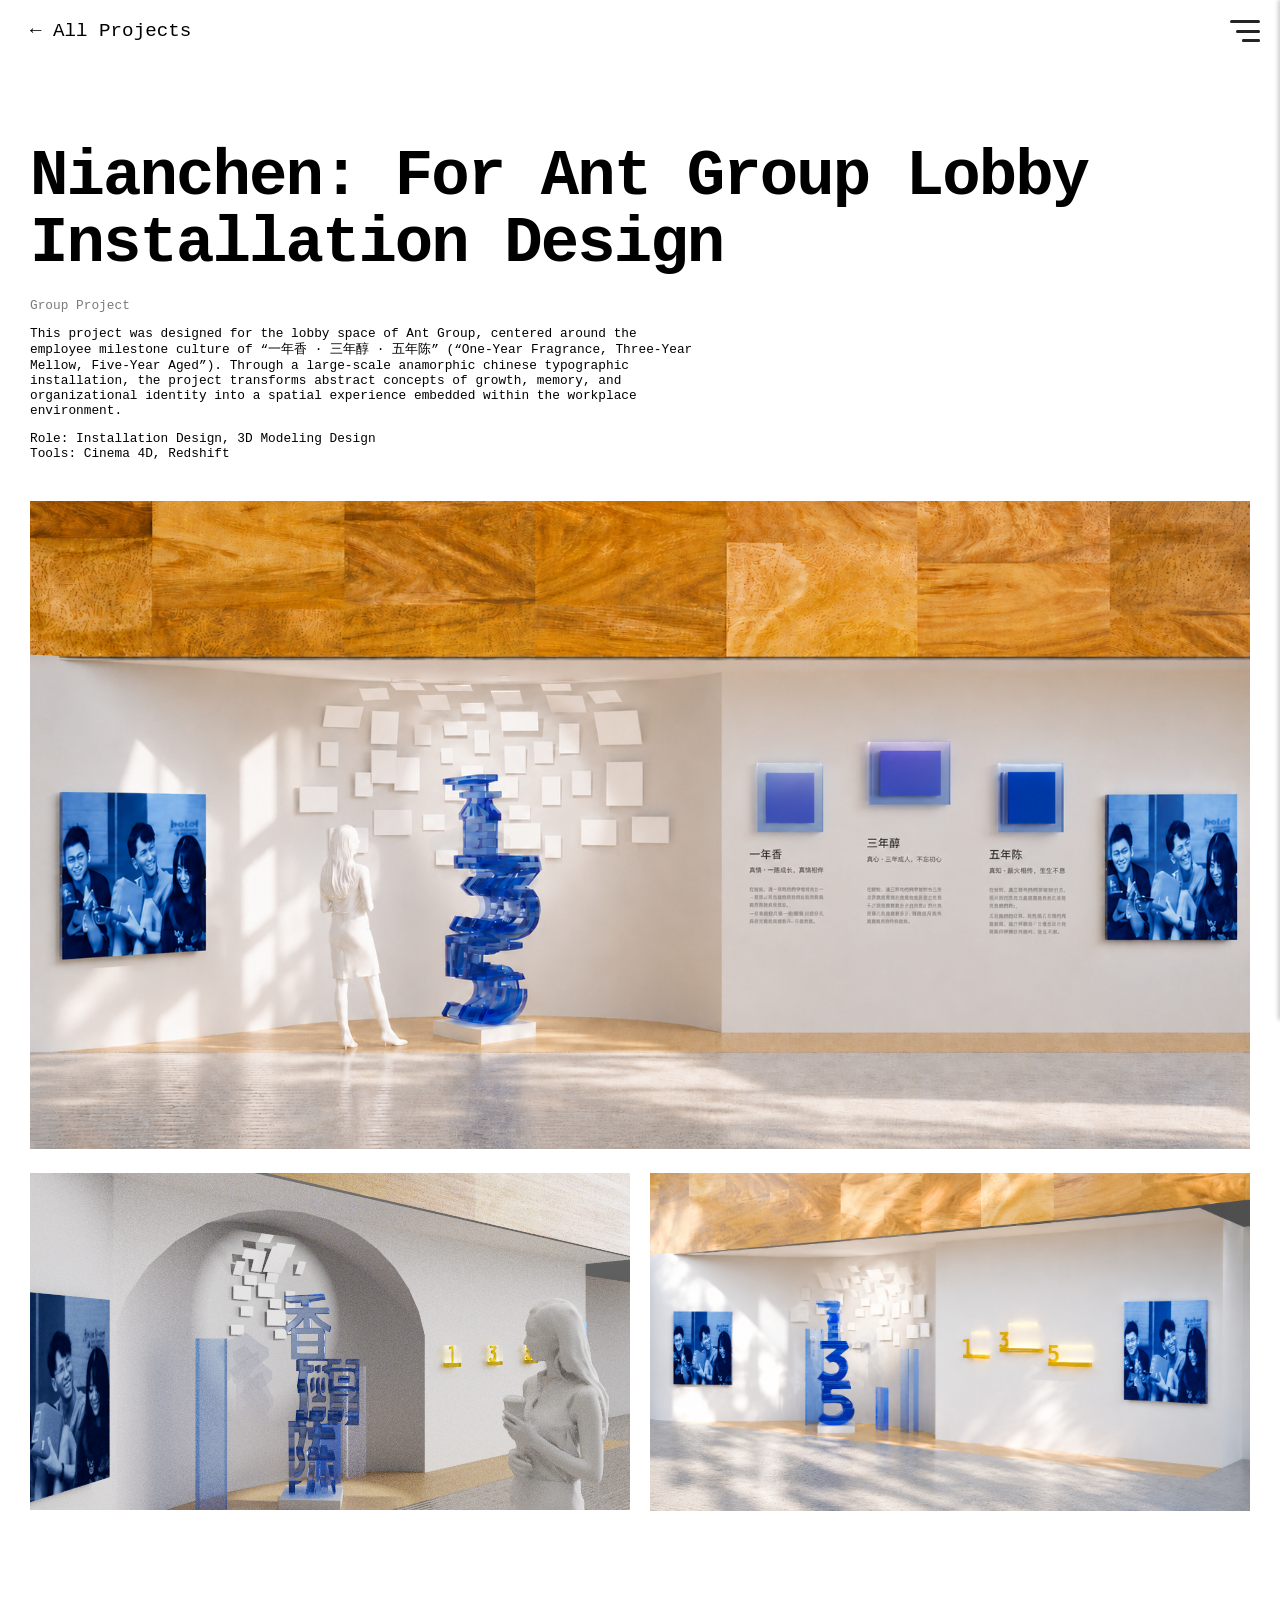
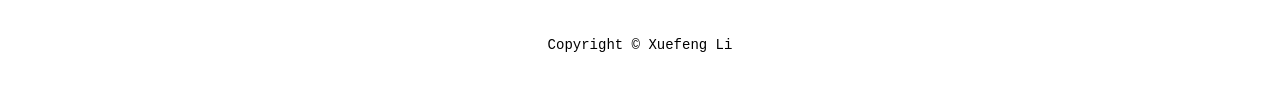
<file: nianchen.html>
<!DOCTYPE html>
<html lang="en">
<head>
  <meta charset="UTF-8">
  <meta name="viewport" content="width=device-width, initial-scale=1">
  <title>Nianchen Installation — Project</title>
  <link rel="stylesheet" href="style.css">
</head>
<body class="project-page sophia-page">
  <input type="checkbox" id="menu-toggle">
  <label for="menu-toggle" id="menu-btn" aria-label="Open site menu">
    <span class="line1"></span>
    <span class="line2"></span>
    <span class="line3"></span>
  </label>

  <nav id="sidebar" aria-label="Site">
    <ul>
      <li><a href="playground.html">Playground</a></li>
      <li><a href="projects.html">All Project</a></li>
    </ul>
    <ul class="contact">
      <li><a href="mailto:xuefli33@gmail.com">xuefli33@gmail.com</a></li>
      <li><a href="https://www.linkedin.com/in/xuefeng-li/" target="_blank" rel="noopener noreferrer">LinkedIn</a></li>
    </ul>
  </nav>

  <section class="category-header">
    <a href="projects.html" class="sophia-back">← All Projects</a>
  </section>

  <main class="sophia-player">
    <h1 class="sophia-title">Nianchen: For Ant Group Lobby Installation Design</h1>
    <div class="sophia-intro">
      <p class="sophia-intro-meta">Group Project</p>
      <p>This project was designed for the lobby space of Ant Group, centered around the employee milestone culture of “一年香 · 三年醇 · 五年陈” (“One-Year Fragrance, Three-Year Mellow, Five-Year Aged”). Through a large-scale anamorphic chinese typographic installation, the project transforms abstract concepts of growth, memory, and organizational identity into a spatial experience embedded within the workplace environment.</p>
      <p class="sophia-intro-tools">Role: Installation Design, 3D Modeling Design<br>Tools: Cinema 4D, Redshift</p>
    </div>
    <div class="sophia-player-frame">
      <img
        src="image/nianchen1.png"
        alt="Nianchen Installation"
        loading="lazy"
        decoding="async"
      >
    </div>
    <div class="sophia-vr-row">
      <img src="image/nianchen2.png" alt="Nianchen installation detail 1" loading="lazy" decoding="async">
      <img src="image/nianchen3.png" alt="Nianchen installation detail 2" loading="lazy" decoding="async">
    </div>
  
  </main>

  <footer class="site-footer">
    <p>Copyright © Xuefeng Li</p>
  </footer>

  <script src="https://code.jquery.com/jquery-3.6.0.min.js"></script>
  <script src="main.js"></script>
</body>
</html>
</file>
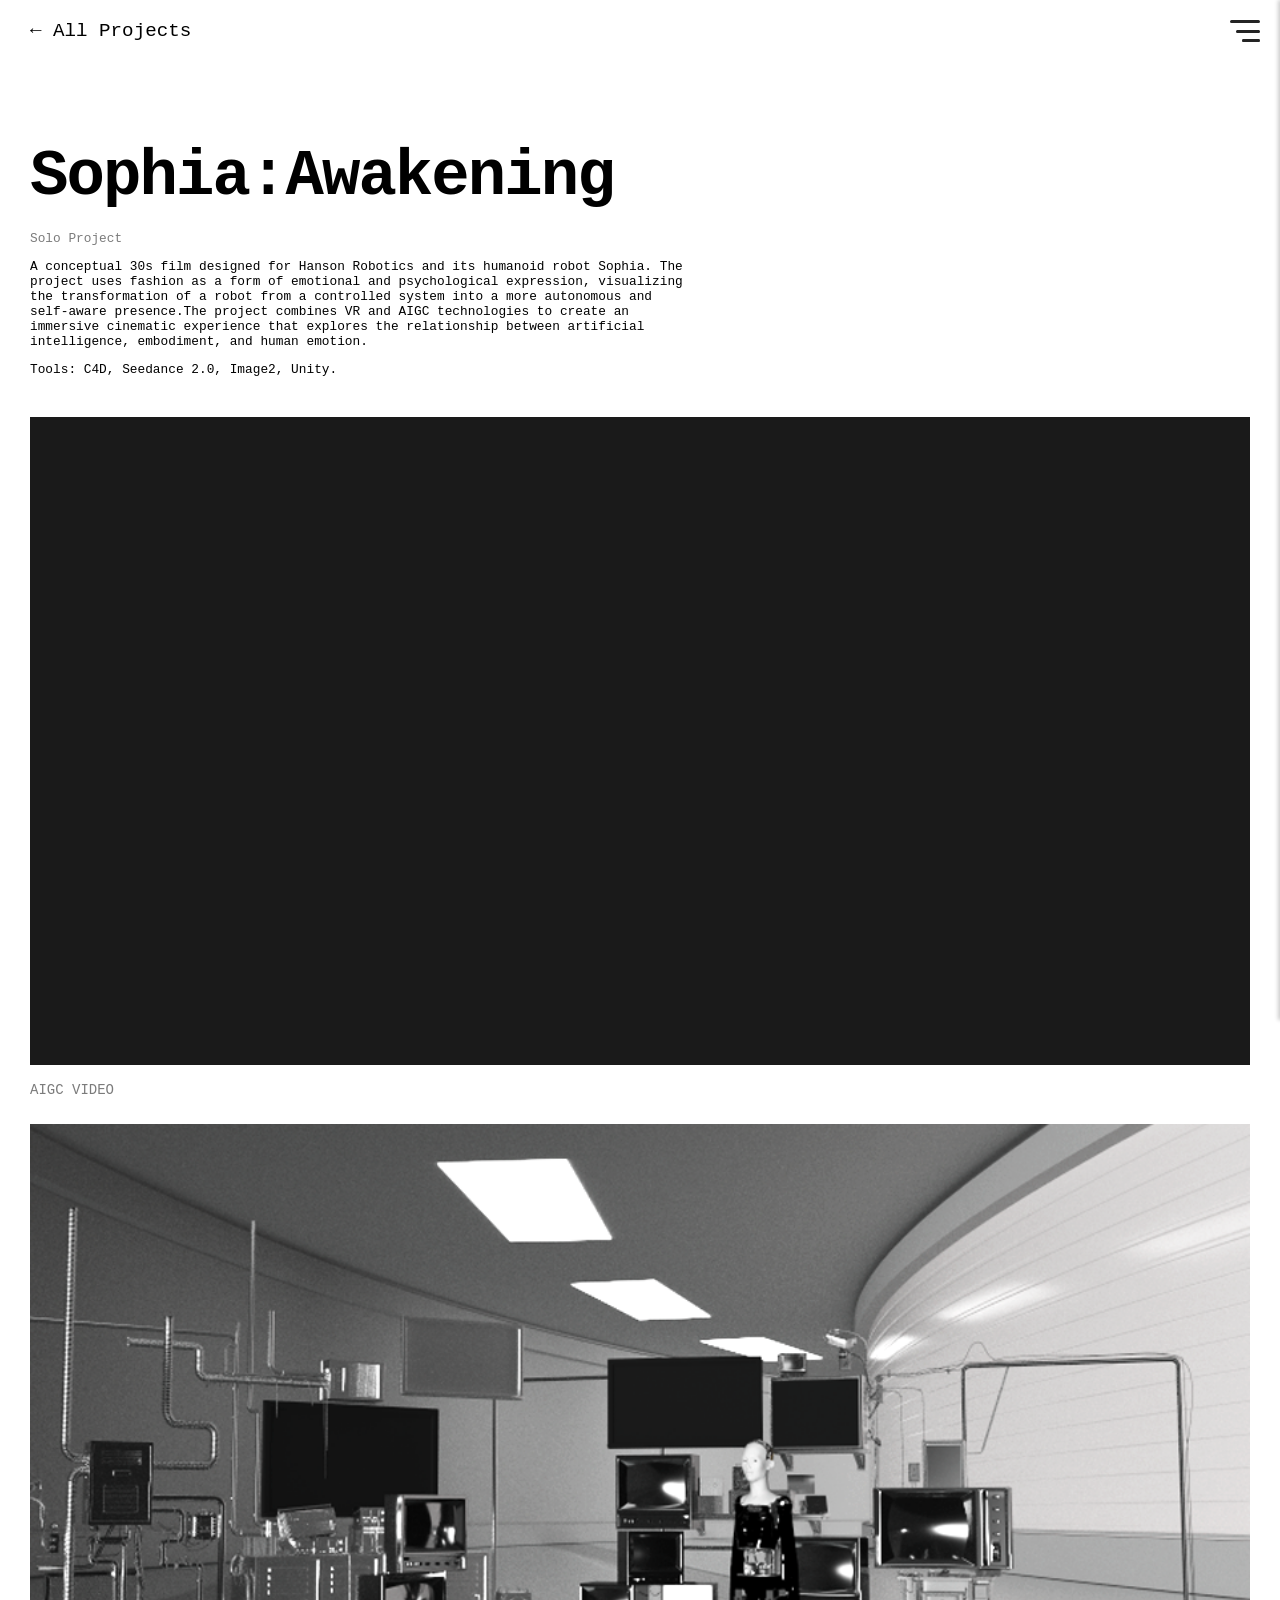
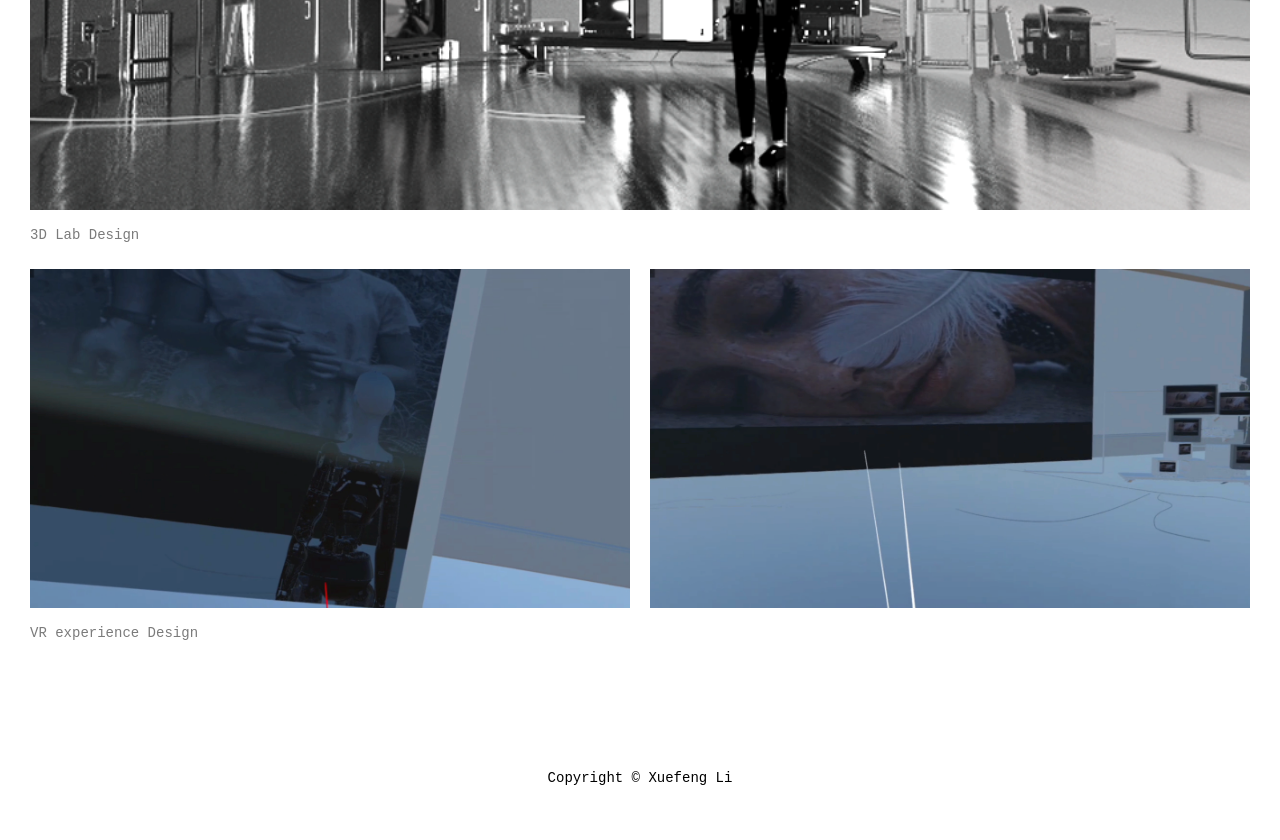
<file: sophia.html>
<!DOCTYPE html>
<html lang="en">
<head>
  <meta charset="UTF-8">
  <meta name="viewport" content="width=device-width, initial-scale=1">
  <title>Sophia — Motion Project</title>
  <link rel="stylesheet" href="style.css">
</head>
<body class="project-page sophia-page">
  
  <input type="checkbox" id="menu-toggle">
  <label for="menu-toggle" id="menu-btn" aria-label="Open site menu">
    <span class="line1"></span>
    <span class="line2"></span>
    <span class="line3"></span>
  </label>

  <nav id="sidebar" aria-label="Site">
    <ul>

      <li><a href="playground.html">Playground</a></li>
      <li><a href="projects.html">All Project</a></li>
      <li><a href="sophia.html" class="clickline active" aria-current="page">Sophia: Awakening</a></li>

    </ul>
    <ul class="contact">
      <li><a href="mailto:xuefli33@gmail.com">xuefli33@gmail.com</a></li>
      <li><a href="https://www.linkedin.com/in/xuefeng-li/" target="_blank" rel="noopener noreferrer">LinkedIn</a></li>
    </ul>
  </nav>

  <section class="category-header">
    <a href="projects.html" class="sophia-back">← All Projects</a>
  </section>

  <main class="sophia-player">
    <h1 class="sophia-title">Sophia:Awakening</h1>
      <div class="sophia-intro">
      <p class="sophia-intro-meta">Solo Project</p>
      <p>A conceptual 30s film designed for Hanson Robotics and its humanoid robot Sophia. The project uses fashion as a form of emotional and psychological expression, visualizing the transformation of a robot from a controlled system into a more autonomous and self-aware presence.The project combines VR and AIGC technologies to create an immersive cinematic experience that explores the relationship between artificial intelligence, embodiment, and human emotion.</p>
      <p class="sophia-intro-tools">Tools: C4D, Seedance 2.0, Image2, Unity.</p>
    </div>
    <div class="sophia-player-frame">
      <iframe
        src="https://player.vimeo.com/video/1195041402?title=0&amp;byline=0&amp;portrait=0"
        title="Sophia"
        allow="autoplay; fullscreen; picture-in-picture; encrypted-media"
        allowfullscreen
      ></iframe>
    </div>
    <p class="sophia-caption">AIGC VIDEO</p>
    <img
      class="sophia-lab-img"
      src="image/sophialab.png"
      alt="Sophia lab process"
      loading="lazy"
      decoding="async"
    >
     <p class="sophia-caption">3D Lab Design</p>
        <div class="sophia-vr-row">
      <img src="image/VRtest1.png" alt="VR test 1" loading="lazy" decoding="async">
      <img src="image/VRtest2.png" alt="VR test 2" loading="lazy" decoding="async">
    </div>
    <p class="sophia-caption">VR experience Design</p>
  </main>
      
  <footer class="site-footer">
    <p>Copyright © Xuefeng Li</p>
  </footer>

  <script src="https://code.jquery.com/jquery-3.6.0.min.js"></script>
  <script src="main.js"></script>
</body>
</html>
</file>
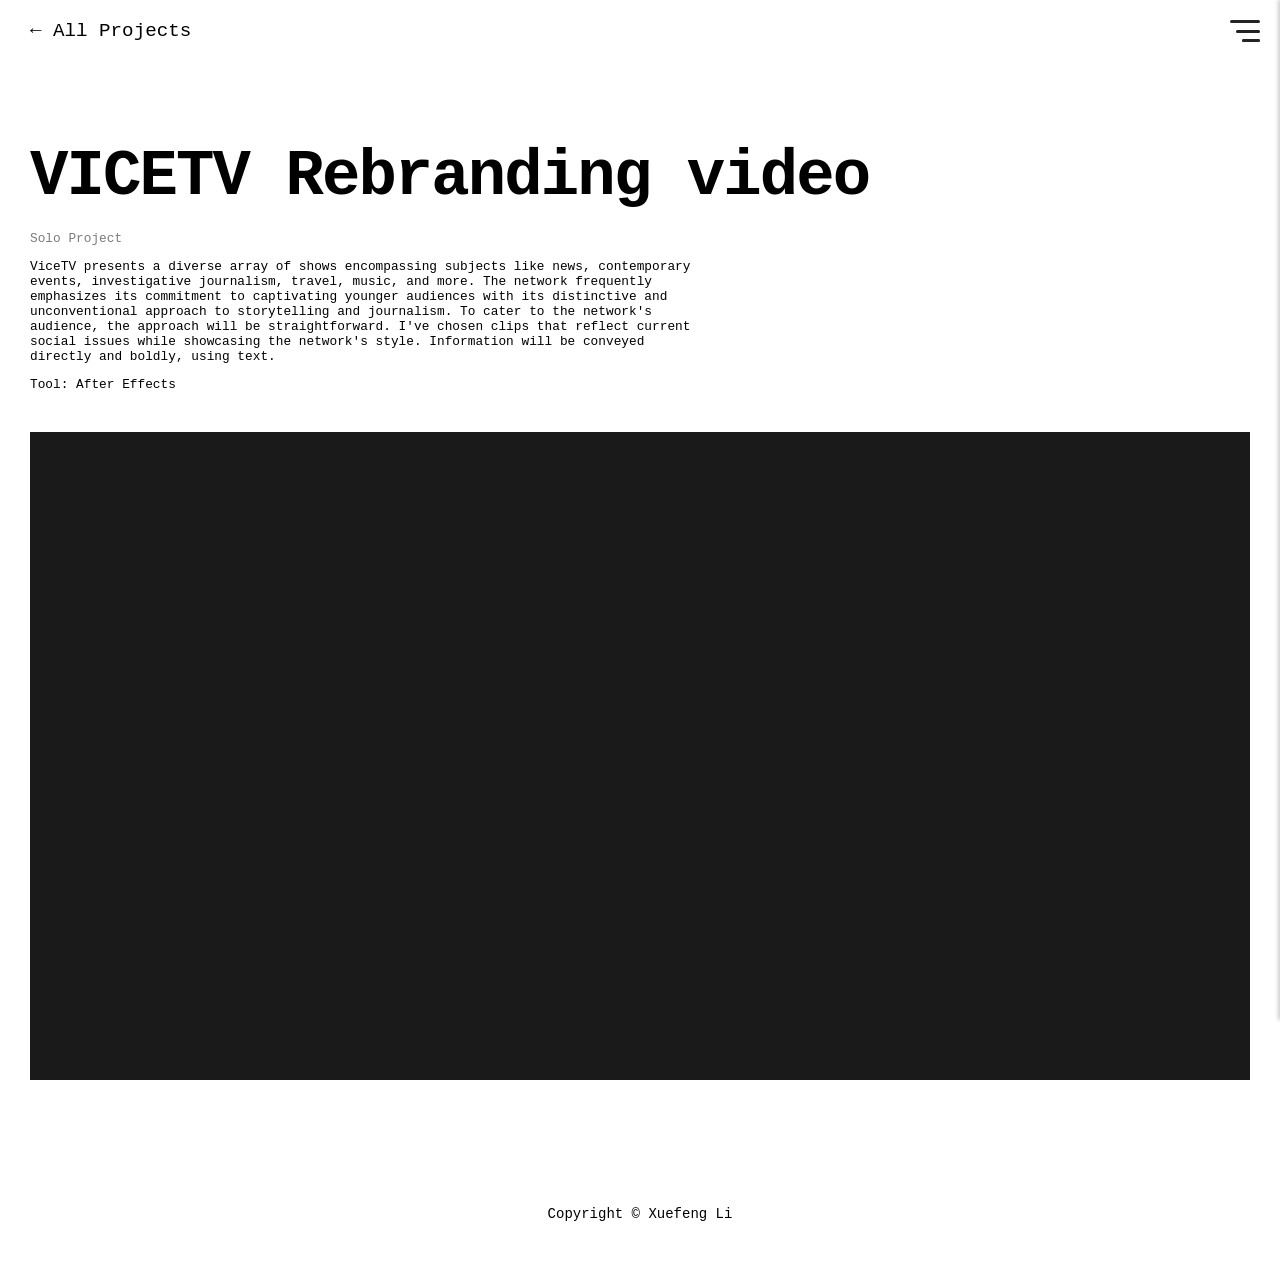
<file: VICETV.html>
<!DOCTYPE html>
<html lang="en">
<head>
  <meta charset="UTF-8">
  <meta name="viewport" content="width=device-width, initial-scale=1">
  <title>VICETV — Motion Project</title>
  <link rel="stylesheet" href="style.css">
</head>
<body class="project-page sophia-page">
  
  <input type="checkbox" id="menu-toggle">
  <label for="menu-toggle" id="menu-btn" aria-label="Open site menu">
    <span class="line1"></span>
    <span class="line2"></span>
    <span class="line3"></span>
  </label>

  <nav id="sidebar" aria-label="Site">
    <ul>

      <li><a href="playground.html">Playground</a></li>
      <li><a href="projects.html">All Project</a></li>
      <li><a href="sophia.html">Sophia: Awakening</a></li>

    </ul>
    <ul class="contact">
      <li><a href="mailto:xuefli33@gmail.com">xuefli33@gmail.com</a></li>
      <li><a href="https://www.linkedin.com/in/xuefeng-li/" target="_blank" rel="noopener noreferrer">LinkedIn</a></li>
    </ul>
  </nav>

  <section class="category-header">
    <a href="projects.html" class="sophia-back">← All Projects</a>
  </section>

  <main class="sophia-player">
    <h1 class="sophia-title">VICETV Rebranding video</h1>
      <div class="sophia-intro">
      <p class="sophia-intro-meta">Solo Project</p>
      <p>ViceTV presents a diverse array of shows encompassing subjects like news, contemporary events, investigative journalism, travel, music, and more. The network frequently emphasizes its commitment to captivating younger audiences with its distinctive and unconventional approach to storytelling and journalism.
To cater to the network's audience, the approach will be straightforward. I've chosen clips that reflect current social issues while showcasing the network's style. Information will be conveyed directly and boldly, using text.</p>
      <p class="sophia-intro-tools">Tool: After Effects</p>
    </div>
    <div class="sophia-player-frame">
      <iframe
        src="https://player.vimeo.com/video/802956950?title=0&amp;byline=0&amp;portrait=0"
        title="VICETV Rebranding video"
        allow="autoplay; fullscreen; picture-in-picture; encrypted-media"
        allowfullscreen
      ></iframe>
    </div>

  </main>
      
  <footer class="site-footer">
    <p>Copyright © Xuefeng Li</p>
  </footer>

  <script src="https://code.jquery.com/jquery-3.6.0.min.js"></script>
  <script src="main.js"></script>
</body>
</html>
</file>
<file: style.css>
:root{
  --bodyfont:"Roboto Mono", monospace;
  --bodytext-color:#7b7b7b;
  --importanttext-color:#242424;
  --hover-color:#b766d7;
  --hover-a-color:rgba(183, 102, 215, 0.4);
  --font-size-body: clamp(14px, 1.6vw, 18px);
  --font-size-small:clamp(12px,1.4vw,14px);
}

#bg-video {
  position: fixed;
  top: 0;
  left: 0;
  width: 100%;
  height: 100%;
  object-fit: cover;
  z-index: -1;   
}
/* hide sidebar */


@media (max-width: 768px) {
  :root { font-size: 14px; } /* Tablet 缩小 */
}

@media (max-width: 480px) {
  :root { font-size: 12px; } /* 手机适配 */
}

/* 隐藏 checkbox */
#menu-toggle {
  display: none;
}
/* open sidebar */
#menu-btn span {
  display: block;  /* show sidebar */
  height: 3px;
  width: 100%;               
  background: var(--importanttext-color); 
  border-radius: 2px;
  transition: all 0.2s ease-in-out;
  transform-origin: right center;
}

/* logo animation */
#menu-btn .line1 { transform: scaleX(1); }
#menu-btn .line2 { transform: scaleX(0.8); }
#menu-btn .line3 { transform: scaleX(0.6); }

#menu-btn:hover .line1 {
  transform: scaleX(0.4);
  background: #b766d7;
  transition-delay: 0s;
}
#menu-btn:hover .line2 {
  transform: scaleX(1);
  background: #b766d7;
  transition-delay: 0.05s;
}
#menu-btn:hover .line3 {
  transform: scaleX(0.7);
  background: #b766d7;
  transition-delay: 0.1s;
}

#menu-btn {
  position: fixed;
  top: 20px;
  right: 20px;
  width: 30px;
  height: 22px;
  display: flex;
  flex-direction: column;
  justify-content: space-between;
  cursor: pointer;
  z-index: 1001;
}
/* sidebar */
@media (max-width: 480px) {
  #menu-btn {
    width: 2.5rem;
    height: 1.625rem;
    right: 1rem;
    top: 0.75rem;
  }
  #menu-btn span {
    height: 0.25rem;
  }
}

#sidebar {
  position: fixed;
  top: 0;
  right: 0;
  width: 250px;
  height: 100%;
  background: rgba(255, 255, 255, 0.25);
  backdrop-filter: blur(8px);
  box-shadow: -2px 0 4px rgba(0,0,0,0.2);
  transform: translateX(100%);      
  transition: transform 0.3s ease-in-out; 
  z-index: 1000;
  padding: 60px 20px;
  display: flex;
  flex-direction: column;
  justify-content: flex-start;
}

#sidebar ul {
  list-style: none;
  margin: 0;
  padding: 0;
}
#sidebar li {
  margin: 16px 0;
  padding: 0px;
}
#sidebar a {
  display: block;
  color: var(--importanttext-color);
  text-decoration: none;
  font-family: "Roboto Mono", monospace;
}
#sidebar .menu a {
  font-size: var(--font-size-body);
}
#sidebar .contact {
  margin-top: auto; 
  padding-bottom: 220px;
}
#sidebar .contact a {
  font-size: var(--font-size-body);
  color: var(--importanttext-color);
}


.clickline {
  display: inline-block;
  font-family: 'Roboto Mono', monospace;
  color: var(--importanttext-color);
  text-decoration: none;
  position: relative;
}

#sidebar a.clickline {
  display: inline;
  position: relative;
}

/* Sidebar active: line length matches text exactly */
#sidebar a.clickline.active {
  color: #000;
  cursor: default;
  pointer-events: none;
  text-decoration: line-through;
  text-decoration-color: #000;
  text-decoration-thickness: 2px;
}

.nav-link {
  display: inline-block;
  font-family: 'Roboto Mono', monospace;
  color: var(--importanttext-color);
  text-decoration: none;
  position: relative;
}

/* Legacy — sidebar uses .clickline.active only (no double underline) */
.nav-link.active {
  color: #000;
  cursor: default;
  pointer-events: none;
}

#menu-btn:hover ~ #sidebar,
#sidebar:hover {
  transform: translateX(0);
}
#menu-toggle:checked ~ #sidebar {
  transform: translateX(100%);
}

/* Body */
body {
  margin: 0;
  padding: 40px 0 0 0;
  font-family: "Roboto Mono", monospace;
  display: flex;
  flex-direction: column;
  justify-content: center;
  align-items: center;
  min-height: 100vh;
}
/* content in passport */
.passport {
  position: relative;
  width: 625.5px;
  height: 920.95px;
  background: url("bg.png") no-repeat center/contain;
  border-radius: 40px;
  /* box-shadow: 0 8px 20px rgba(0,0,0,0.25); */
}

.label {
  color:var(--bodytext-color);
  font-size:  var(--font-size-small);
  /* letter-spacing: 1px; */
}
/* basic info */
.info {
  position: absolute;
  top: 150px;   /* 往下放 */
  left: 340px;
  font-size: var(--font-size-small);
  line-height: 1.4;
  color: var(--bodytext-color);
  width: 260px; /* 保证和右侧插画区隔开 */
}

.info p {
  margin: 8px 0;        
}
.info p.group {
  margin: 10px 0 4px; /* 上大 下小 → 形成视觉块 */
}
.info strong {
  font-weight: 400;
}
.group p {
  margin-bottom: 0;
}
.group ul {
  margin-top: 4px; 
  padding: 0;
  top:0;
  list-style: none;
  color:var(--importanttext-color);
}
.info li {
  margin: 4px 0;
}
.value {
  color:var(--importanttext-color);
}

.dropdown {
  font-family: "Roboto Mono", monospace;
  color: var(--importanttext-color);
  background: transparent;   
  border: none; 
  /* border-bottom: 1px solid #aaa; 下划线风格 */
  padding: 2px 4px;
  outline: none;
  cursor: pointer;
}

.dropdown option {
  background: #fff;             /* 下拉展开时的背景 */
  color: #000;
}
.dropdown option:hover {
  background: var(--hover-a-color);
}


.hover {
  position: relative;
  display: inline-block;
  color: var(--importanttext-color);
  text-decoration: none;
}
.hover::after {
  content: "";
  position: absolute;
  left: 0;
  bottom: 0;
  height: 100%;         
  width: 0;
  background-color: rgba(183, 102, 215, 0.4);
  transition: width 0.3s ease;
  z-index: 0;         
}
.hover:hover::after {
  width: 100%;
}


/* "**" */
.symbols {
  position: absolute;
  top: 400px;  
  left: 25px; 
  font-size: var(--font-size-small);
  font-weight: 600;
  color: var(--bodytext-color);
  letter-spacing: 2px;
}
.visual-id {
  position: absolute;
  top: 420px;     
  left: 25px;
  font-size: var(--font-size-small);
  color: var(--bodytext-color);
  letter-spacing: 2px;
}
.profile-pic {
  position: absolute;
  top: 180px;
  left: 60px;
  height: 200px;
  width: auto;
  z-index: 5; /* 添加图层控制 */
}
/* secondpage */
.secondpage {
  position: relative;
  font-size: var(--font-size-small);
  color: var(--bodytext-color);
  text-transform: uppercase;
  margin: 520px 25px 25px; /* 上下留空 */
  letter-spacing: 2px;
}

.newprojects-list {
  display: flex;
  flex-direction: column;
  gap: 20px; /* 行距 */
  margin-bottom: 80px;
  font-family: "Roboto Mono", monospace;
}

.newproject {
  display: grid;
  grid-template-columns: 150px 100px 1fr 60px; 
  align-items: center;     
  gap: 10px;
  margin-left: 25px;
  font-size: var(--font-size-small);
  color:var(--bodytext-color);
  position: relative;     
  cursor: pointer;       
  overflow: hidden;
}
.newproject .name{
  color: var(--importanttext-color);
  text-transform: uppercase;
}

.newproject::after {
  content: "";
  position: absolute;
  left: 0;
  bottom: 0;
  height: 100%;         
  width: 0;
  background-color: rgba(183, 102, 215, 0.4);
  transition: width 0.3s ease;
  z-index: 0;         
}
.newproject:hover::after {
  width: 95%;
}
.newproject * {
  position: relative;
  z-index: 1;
}
.newproject:hover {
  color: var(--importanttext-color);
  text-decoration: none;
}

/* 
.custom-message {
  font-family: "Roboto Mono", monospace;
  font-size: var(--font-size-small);
  margin-left: 25px;
  color: var(--importanttext-color);
  text-transform: uppercase;
}

.custom-message form {
  position:relative;
  margin-top: 20px;
}
.input-wrap {
  position:relative;
}

.custom-message input {  
  width: 95%;
  border: none;
  border-bottom: 1px solid #5f5f5f; 
  margin-top: 20px;
  background: transparent;
  color: var(--importanttext-color);
  font-style: italic;
  font-family: "Roboto Mono", monospace;
  font-size: var(--font-size-small);
  outline: none;  
  padding: 5px 0; 
  margin-right:20px;

}

.custom-message input::placeholder {
  color: var(--bodytext-color);
  font-style: italic; 
}
.send-btn {
  position: absolute;
  right: 20px;                
  bottom: 10px; 
  border: none;
  background: transparent;
  color: var(--hover-color);      
  font-size: var(--font-size-small);
  opacity: 0;
  transform: translateY(2px); 
  transition: 
    opacity 0.4s ease,
    transform 0.4s ease,
    color 0.3s ease;
}


.custom-message input:valid + .send-btn {
  opacity: 1; 
  transform: translateY(0); 
  color: var(--hover-color);
  cursor: pointer;
}


.custom-message input:valid + .send-btn:hover {
  color:var(--importanttext-color);    
  transform: translateX(3px); 
} 
*/


.feedback-btn {
  font-family: var(--bodyfont);
  font-size: var(--font-size-small);
  color: var(--importanttext-color);
  background: transparent;
  border: 1px solid var(--hover-color);
  padding: 8px 16px;
  cursor: pointer;
  transition: 0.3s;
  margin-left: 25px;
  margin-top: 40px;
}
.feedback-btn:hover {
  background: var(--hover-color);
  color: white;
}
.popup-overlay {
  display: none;
  position: fixed;
  inset: 0;
  
  backdrop-filter: blur(4px);
  align-items: center;
  justify-content: center;
  z-index: 5000;
}

/* ========== POPUP BOX ========== */
.popup-box {
  display: flex;
  flex-direction: column;
  align-items: center;      /* 水平居中 */
  justify-content: center;  /* 垂直居中（内容会自动往中间排） */

  background: rgba(255, 255, 255, 0.15);
  backdrop-filter: blur(12px);
  -webkit-backdrop-filter: blur(12px);
  padding: 30px;
  width: 330px;
  border-radius: 12px;
  border: 1px solid rgba(255, 255, 255, 0.25);

  font-family: var(--bodyfont);
  position: relative;
    animation: popupFadeScale 0.25s cubic-bezier(0.25, 1, 0.5, 1);
}

@keyframes popupFadeScaleIn {
  0% {
    opacity: 0;
    transform: scale(0.95);
  }
  100% {
    opacity: 1;
    transform: scale(1);
  }
}

/* 关闭动画 (反向 Apple style) */
@keyframes popupFadeScaleOut {
  0% {
    opacity: 1;
    transform: scale(1);
  }
  100% {
    opacity: 0;
    transform: scale(0.95);
  }
}

/* 默认，没有动画 */
.popup-box {
  opacity: 0; 
  transform: scale(0.95);
}
.popup-inner {
  width: 100%;
  padding: 0 12px 20px;   
  box-sizing: border-box;
}

.popup-inner input,
.popup-inner textarea,
.popup-inner button {
  width: 100%;
  box-sizing: border-box;
}
.popup-title {
  margin-bottom: 10px;
  color: var(--importanttext-color);
  font-size: 18px;
}

/* Close button */
.popup-close {
  position: absolute;
  top: 12px;
  right: 15px;
  font-size: 28px;
  color: var(--importanttext-color);
  cursor: pointer;
  transition: 0.2s;
}
.popup-close:hover {
  color: var(--hover-color);
}

/* Form fields */
#contact-form input,
#contact-form textarea {
  width: 100%;
  padding: 8px;
  border: 1px solid var(--bodytext-color);
  background: transparent;
  font-family: var(--bodyfont);
  margin-top: 6px;
  margin-bottom: 10px;
}

.popup-submit {
  margin-top: 10px;
  width: 100%;
  padding: 10px;
  border: none;
  background: var(--hover-color);
  color: white;
  font-family: var(--bodyfont);
  font-size: var(--font-size-small);
  cursor: pointer;
  transition: 0.3s;
}
.popup-submit:hover {
  background: var(--importanttext-color);
}

.site-footer {
  text-align: center;        
  padding: 20px 0;           
  font-family: 'Roboto Mono', monospace;
  font-size: 14px;
  width: 100%;
  margin-top: 20px; 
  margin-bottom:20px;
}
        
html[lang="zh-CN"] * {
  font-family: "Noto Sans Mono CJK", "Noto Sans SC", "PingFang SC", "Microsoft YaHei", monospace !important;
  letter-spacing: 0.5px;
  font-weight: 400;
}








/* Projectpage */
body.project-page {
  justify-content: flex-start;
  align-items: stretch;
}
.category-header {
  position: fixed;       
  top: 20px;
  left: 0px;
  width: 100%;

  display: flex;
  justify-content: left;
  align-items: left;
  gap: 40px;
  padding-left: 30px;
  padding-right: 30px;
  max-width: 1600px;
  margin-left: auto; 
  margin-right: auto;
  z-index: 999;       
  box-sizing: border-box;                  
}

.tab {
  font-family: 'Roboto Mono', monospace;
  font-size: clamp(18px, 1.5vw, 22px);
  cursor: pointer;
  color: #000000;
  position: relative;
  transition: color 0.3s ease;
  text-align: right;
  
}

/* hover 效果 */
.tab:hover {
  color: var(--hover-color);
}


/* 激活状态：上方粉色条 */
.tab::after {
  content: "";
  position: absolute;
  top: 0;
  left: 0;
  width: 100%;
  height: 100%;
  background-color: var(--hover-a-color);
  opacity: 0;              /* 初始透明 */
  transform: scale(0.95);  /* 稍微缩小一点，增加动画感 */
  transition: 
    opacity 0.4s ease,
    transform 0.4s cubic-bezier(0.25, 1, 0.5, 1); /* 平滑动画 */
   z-index: -1;
   
}
.tab.active::after {
  opacity: 1;        /* 淡入 */
  transform: scale(1); /* 轻微放大 */
}

.tab.active {
  color:var(--bodytext-color);
}




.gallery {
  display: grid;
  grid-template-columns: repeat(3, minmax(0, 1fr));
  gap: 10px;
  row-gap: 50px;  /* 控制每一行之间的视频垂直距离 */
  column-gap: 40px;
  margin-top: 60px;
  margin-bottom: 80px;
  padding-left: 30px;
  padding-right: 30px;
  max-width: 1600px;
  margin-left: auto;
  margin-right: auto;
  box-sizing: border-box;
}
@media (max-width: 1100px) {
  .gallery { grid-template-columns: repeat(2, minmax(0, 1fr)); }
}
@media (max-width: 700px) {
  .gallery { grid-template-columns: 1fr; }
}
.Project_cover {
  position: relative;
  width: 100%;
  min-width: 0;
  overflow: hidden;
  transition: transform 0.6s cubic-bezier(0.25, 1, 0.5, 1);
}

.Project_cover a {
  display: block;
  width: 100%;
  line-height: 0;
  overflow: hidden;
}

.Project_cover video,
.Project_cover img {
  display: block;
  width: 100%;
  max-width: 100%;
  aspect-ratio: 16 / 9;
  height: auto;
  object-fit: cover;
  transition: transform 0.8s cubic-bezier(0.25, 1, 0.5, 1);
}
.Project_cover:hover video,
.Project_cover:hover img {
  transform: scale(1.05);
}

.Project_cover.hidden {
  display: none;
}

/* sophia.html only — Vimeo player, equal left/right inset */
.sophia-page .sophia-title {
  margin: 0 0 clamp(20px, 3vw, 36px);
  font-family: "Roboto Mono", monospace;
  font-size: clamp(2.25rem, 7vw, 4rem);
  font-weight: 700;
  letter-spacing: -0.03em;
  line-height: 1.05;
  color: #161616;
}
.sophia-page {
  overflow-x: clip;
  --sophia-content-max: 1600px;
  --sophia-side-gutter: 30px;
}

.sophia-page .category-header {
  padding-left: var(--sophia-side-gutter);
  padding-right: var(--sophia-side-gutter);
}

.sophia-page .sophia-back {
  font-family: "Roboto Mono", monospace;
  font-size: clamp(18px, 1.5vw, 22px);
  color: #000;
  text-decoration: none;
  transition: color 0.3s ease;
}

.sophia-page .sophia-back:hover {
  color: var(--hover-color);
}

.sophia-page .sophia-player {
  width: 100%;
  max-width: var(--sophia-content-max);
  margin-inline: auto;
  padding:
    clamp(80px, 14vw, 104px)
    var(--sophia-side-gutter)
    clamp(48px, 8vw, 72px)
    var(--sophia-side-gutter);
  box-sizing: border-box;
  min-height: calc(100vh - 60px);
  display: flex;
  flex-direction: column;
  justify-content: center;
  align-items: stretch;
}
.sophia-page .sophia-title {
  margin: 0 0 clamp(12px, 2vw, 20px);
  font-family: "Roboto Mono", monospace;
  font-size: clamp(2.25rem, 7vw, 4rem);
  font-weight: 700;
  letter-spacing: -0.03em;
  line-height: 1.05;
  color: #000;
}

.sophia-page .sophia-intro {
  margin: 0 0 clamp(24px, 3.5vw, 40px);
  max-width: 52em;
  font-family: "Roboto Mono", monospace;
  font-size: clamp(12px, 1vw, 18px);
  color: #000;
}

.sophia-page .sophia-intro p {
  margin: 0 0 1em;
}

.sophia-page .sophia-intro p:last-child {
  margin-bottom: 0;
}

.sophia-page .sophia-intro-meta {
  color: var(--bodytext-color);
}
.sophia-page .sophia-player-frame {
  position: relative;
  width: 100%;
  margin-inline: auto;
  aspect-ratio: 16 / 9;
  max-height: min(72vh, 820px);
  background: #1a1a1a;
  overflow: hidden;
}

.sophia-page .sophia-player-frame iframe,
.sophia-page .sophia-player-frame img {
  position: absolute;
  inset: 0;
  width: 100%;
  height: 100%;
  border: 0;
  object-fit: cover;
}

.sophia-page .sophia-caption {
  margin: 16px 0 0;
  padding: 0;
  font-family: "Roboto Mono", monospace;
  font-size: var(--font-size-small);
  color: var(--bodytext-color);
  line-height: 1.4;
}
.sophia-page .sophia-lab-img {
  display: block;
  width: 100%;
  max-width: 100%;
  height: auto;
  margin-top: clamp(16px, 2.5vw, 24px);
}
.sophia-page .sophia-vr-row {
  display: grid;
  grid-template-columns: repeat(2, minmax(0, 1fr));
  gap: clamp(12px, 2vw, 20px);
  width: 100%;
  margin-top: clamp(16px, 2.5vw, 24px);
}

.sophia-page .sophia-vr-row img {
  display: block;
  width: 100%;
  max-width: 100%;
  height: auto;
  object-fit: cover;
}
@media (max-width: 480px) {
  .sophia-page {
    --sophia-side-gutter: 1rem;
  }
}
</file>
<file: nava.css>
/* Nava voice assistant landing — mobile-first mock */

:root {
  --nava-bg: #f8faff;
  --nava-surface: #ffffff;
  --nava-muted: #8a9099;
  --nava-text: #1a1d21;
  --nava-accent: #fef0b3;
  --nava-accent-strong: #fff0b3;
  --nava-blue-tag: #e3f0ff;
  --nava-blue-tag-text: #2b6cb0;
  --nava-purple-tag: #ede9fe;
  --nava-purple-tag-text: #5b4dba;
  --nava-link: #2563eb;
  --nava-card-grey: #f0f2f5;
  --nava-nav-bg: #faf8f4;
  --nava-shadow: 0 4px 24px rgba(15, 23, 42, 0.06);
  --nava-radius-lg: 28px;
  --nava-radius-md: 20px;
  --nava-radius-sm: 14px;
  --font: "Inter", system-ui, -apple-system, sans-serif;
}

*,
*::before,
*::after {
  box-sizing: border-box;
}

body.nava-page {
  margin: 0;
  min-height: 100vh;
  font-family: var(--font);
  background: #e8ecf4;
  color: var(--nava-text);
  -webkit-font-smoothing: antialiased;
}

.nava-shell {
  max-width: 420px;
  min-height: 100vh;
  margin: 0 auto;
  background: var(--nava-bg);
  position: relative;
  padding: 20px 20px 100px;
  box-shadow: 0 0 0 1px rgba(0, 0, 0, 0.04);
}

/* Header */
.nava-header {
  display: flex;
  align-items: center;
  justify-content: space-between;
  gap: 12px;
  margin-bottom: 8px;
}

.nava-greeting {
  font-size: 1.125rem;
  font-weight: 700;
  letter-spacing: -0.02em;
  line-height: 1.3;
}

.nava-header-actions {
  display: flex;
  align-items: center;
  gap: 10px;
}

.nava-icon-btn {
  width: 44px;
  height: 44px;
  border-radius: 50%;
  border: none;
  background: #e8eaef;
  display: flex;
  align-items: center;
  justify-content: center;
  cursor: pointer;
  color: #4a5568;
  padding: 0;
  transition: background 0.15s ease;
}

.nava-icon-btn:hover {
  background: #dde1e8;
}

.nava-avatar {
  width: 44px;
  height: 44px;
  border-radius: 50%;
  object-fit: cover;
  border: 2px solid #fff;
  box-shadow: 0 2px 8px rgba(0, 0, 0, 0.08);
}

/* Voice CTA */
.nava-voice-block {
  display: flex;
  flex-direction: column;
  align-items: center;
  padding: 28px 0 32px;
}

.nava-voice-btn {
  width: 200px;
  height: 200px;
  border-radius: 50%;
  border: none;
  background: linear-gradient(145deg, #fff6d0 0%, var(--nava-accent-strong) 100%);
  box-shadow: 0 12px 40px rgba(254, 240, 179, 0.55), 0 4px 12px rgba(15, 23, 42, 0.06);
  display: flex;
  flex-direction: column;
  align-items: center;
  justify-content: center;
  gap: 12px;
  cursor: pointer;
  transition: transform 0.15s ease, box-shadow 0.15s ease;
}

.nava-voice-btn:hover {
  transform: scale(1.02);
  box-shadow: 0 16px 48px rgba(254, 240, 179, 0.65), 0 6px 16px rgba(15, 23, 42, 0.08);
}

.nava-voice-btn:active {
  transform: scale(0.98);
}

.nava-voice-btn svg {
  color: #3d4450;
}

.nava-voice-label {
  font-size: 0.9375rem;
  font-weight: 600;
  color: #5c6370;
  max-width: 140px;
  text-align: center;
  line-height: 1.25;
}

.nava-hints {
  margin-top: 20px;
  text-align: center;
  font-size: 0.8125rem;
  color: var(--nava-muted);
  line-height: 1.5;
  padding: 0 8px;
  max-width: 320px;
}

/* Section */
.nava-section-head {
  display: flex;
  align-items: baseline;
  justify-content: space-between;
  margin-bottom: 12px;
}

.nava-section-title {
  font-size: 1.0625rem;
  font-weight: 700;
  letter-spacing: -0.02em;
}

.nava-link {
  font-size: 0.8125rem;
  font-weight: 600;
  color: var(--nava-link);
  text-decoration: none;
}

.nava-link:hover {
  text-decoration: underline;
}

/* Recent cards */
.nava-card-list {
  display: flex;
  flex-direction: column;
  gap: 10px;
  margin-bottom: 24px;
}

.nava-row-card {
  display: flex;
  align-items: center;
  gap: 12px;
  background: var(--nava-surface);
  border-radius: var(--nava-radius-md);
  padding: 14px 14px 14px 16px;
  box-shadow: var(--nava-shadow);
}

.nava-pill {
  display: inline-flex;
  align-items: center;
  justify-content: center;
  padding: 4px 10px;
  border-radius: 999px;
  font-size: 0.625rem;
  font-weight: 700;
  letter-spacing: 0.06em;
  white-space: nowrap;
}

.nava-pill--guide {
  background: var(--nava-blue-tag);
  color: var(--nava-blue-tag-text);
}

.nava-pill--finance {
  background: var(--nava-purple-tag);
  color: var(--nava-purple-tag-text);
}

.nava-row-card-body {
  flex: 1;
  min-width: 0;
  font-size: 0.9375rem;
  font-weight: 600;
  color: var(--nava-text);
}

.nava-row-arrow {
  width: 36px;
  height: 36px;
  border-radius: 50%;
  border: none;
  background: #f4f5f8;
  display: flex;
  align-items: center;
  justify-content: center;
  color: #6b7280;
  cursor: pointer;
  flex-shrink: 0;
}

.nava-row-arrow:hover {
  background: #e8eaef;
}

/* Reminder card */
.nava-reminder {
  background: var(--nava-card-grey);
  border-radius: var(--nava-radius-lg);
  overflow: hidden;
  margin-bottom: 16px;
  box-shadow: var(--nava-shadow);
}

.nava-reminder-top {
  padding: 18px 18px 14px;
}

.nava-pill--reminder {
  background: var(--nava-accent);
  color: #5c4d00;
}

.nava-reminder-title {
  margin: 10px 0 0;
  font-size: 1.125rem;
  font-weight: 700;
  letter-spacing: -0.02em;
}

.nava-resume {
  display: inline-flex;
  align-items: center;
  gap: 6px;
  margin-top: 8px;
  font-size: 0.8125rem;
  font-weight: 600;
  color: var(--nava-link);
  text-decoration: none;
}

.nava-resume:hover {
  text-decoration: underline;
}

.nava-reminder-visual {
  height: 120px;
  background: linear-gradient(180deg, #0f172a 0%, #1e3a5f 50%, #0c1929 100%);
  position: relative;
  display: flex;
  align-items: center;
  justify-content: center;
  overflow: hidden;
}

.nava-reminder-visual::before,
.nava-reminder-visual::after {
  content: "";
  position: absolute;
  left: -20%;
  right: -20%;
  height: 3px;
  border-radius: 2px;
  background: linear-gradient(90deg, transparent, rgba(96, 165, 250, 0.9), transparent);
  box-shadow: 0 0 20px rgba(96, 165, 250, 0.6);
}

.nava-reminder-visual::before {
  top: 38%;
  transform: rotate(-2deg);
}

.nava-reminder-visual::after {
  top: 58%;
  transform: rotate(1deg);
  opacity: 0.85;
}

.nava-reminder-brand {
  position: relative;
  z-index: 1;
  font-size: 1.25rem;
  font-weight: 700;
  color: rgba(255, 255, 255, 0.92);
  letter-spacing: 0.02em;
  text-shadow: 0 0 24px rgba(96, 165, 250, 0.5);
}

/* Proactive tip */
.nava-tip {
  display: flex;
  gap: 14px;
  align-items: flex-start;
  background: var(--nava-card-grey);
  border-radius: var(--nava-radius-md);
  padding: 16px 16px 16px 0;
  border-left: 5px solid #1e293b;
  box-shadow: var(--nava-shadow);
}

.nava-tip-icon {
  width: 40px;
  height: 40px;
  border-radius: 50%;
  background: #1e293b;
  display: flex;
  align-items: center;
  justify-content: center;
  color: #fff;
  flex-shrink: 0;
  margin-left: 12px;
}

.nava-tip-title {
  font-size: 0.9375rem;
  font-weight: 700;
  margin: 0 0 6px;
}

.nava-tip-body {
  margin: 0;
  font-size: 0.8125rem;
  line-height: 1.55;
  color: var(--nava-muted);
}

/* Bottom nav */
.nava-nav {
  position: fixed;
  bottom: 0;
  left: 50%;
  transform: translateX(-50%);
  width: 100%;
  max-width: 420px;
  background: var(--nava-nav-bg);
  border-top: 1px solid rgba(0, 0, 0, 0.06);
  padding: 10px 24px 22px;
  display: flex;
  justify-content: space-around;
  align-items: flex-end;
  gap: 8px;
  z-index: 10;
}

.nava-nav-item {
  display: flex;
  flex-direction: column;
  align-items: center;
  gap: 4px;
  border: none;
  background: transparent;
  cursor: pointer;
  color: #8b9199;
  font-family: inherit;
  font-size: 0.6875rem;
  font-weight: 600;
  padding: 6px 16px;
  border-radius: 14px;
  transition: color 0.15s ease, background 0.15s ease;
}

.nava-nav-item--active {
  background: var(--nava-accent);
  color: #3d4450;
}

.nava-nav-item:not(.nava-nav-item--active):hover {
  color: #5c6370;
}

.nava-nav-item svg {
  display: block;
}

@media (min-width: 480px) {
  body.nava-page {
    padding: 24px 0;
  }

  .nava-shell {
    min-height: calc(100vh - 48px);
    border-radius: 32px;
    padding-bottom: 100px;
  }

  .nava-nav {
    border-radius: 0 0 32px 32px;
  }
}
</file>
<file: navapage.css>
/* Nava case study landing — navapage.html */

@font-face {
  font-family: "NavaCustom";
  src: url("font.woff") format("woff");
  font-weight: 400 800;
  font-style: normal;
  font-display: swap;
}

html {
  overflow-x: hidden;
  overflow-x: clip;
  max-width: 100%;
}

:root {
  --np-bg: #f4f4f9;
  --np-lavender: #e8e8f5;
  --np-white: #ffffff;
  --np-yellow: #fff9c4;
  --np-yellow-soft: #fefce8;
  --np-text: #0f0f0f;
  --np-muted: #5c5c6a;
  --np-blue: #1e3a5f;
  --np-accent: #f5a623;
  --np-max: 1120px;
  --np-font: "NavaCustom", "Inter", system-ui, -apple-system, sans-serif;
}

.navapage-body {
  margin: 0;
  overflow-x: hidden;
  overflow-x: clip;
  max-width: 100%;
  font-family: var(--np-font);
  color: var(--np-text);
  background: var(--np-bg);
  -webkit-font-smoothing: antialiased;
  /* Sidebar (shared tokens with index.html) */
  --sidebar-text: #242424;
  --sidebar-hover: #b766d7;
  --sidebar-font: "Roboto Mono", monospace;
  --sidebar-font-size: clamp(14px, 1.6vw, 18px);
}

.navapage {
  width: 100%;
  max-width: 100%;
  min-width: 0;
  box-sizing: border-box;
  overflow-x: hidden;
  overflow-x: clip;
}

/* First header: hero PNG stays fully inside the viewport (no crop, no overflow) */
.navapage > header {
  margin: 0;
  padding: 0;
  width: 100%;
  max-width: 100%;
  min-width: 0;
  box-sizing: border-box;
  max-height: 100vh;
  max-height: 100dvh;
  display: flex;
  align-items: center;
  justify-content: center;
  overflow: hidden;
  background: var(--np-bg);
}

.navapage > header img {
  display: block;
  box-sizing: border-box;
  min-width: 0;
  max-width: 100%;
  max-height: 100vh;
  max-height: 100dvh;
  width: auto;
  height: auto;
  object-fit: contain;
  object-position: center;
}

/* Scroll-triggered text blocks: quick slide-up when entering the viewport */
html.np-reveal-js .np-reveal {
  opacity: 0;
  transform: translate3d(0, 16px, 0);
  transition:
    opacity 0.3s cubic-bezier(0.22, 1, 0.36, 1),
    transform 0.3s cubic-bezier(0.22, 1, 0.36, 1);
}

html.np-reveal-js .np-reveal.np-reveal--in {
  opacity: 1;
  transform: translate3d(0, 0, 0);
}

@media (prefers-reduced-motion: reduce) {
  html.np-reveal-js .np-reveal {
    opacity: 1;
    transform: none;
    transition: none;
  }
}

.np-container {
  width: min(100% - 48px, var(--np-max));
  max-width: 100%;
  margin-inline: auto;
  box-sizing: border-box;
  min-width: 0;
}

/* Same content width at every breakpoint (strategy card + image + tables align) */
@media (max-width: 900px) {
  .np-container {
    width: min(100% - 40px, var(--np-max));
  }
}

@media (max-width: 640px) {
  .np-container {
    width: min(100% - 32px, var(--np-max));
  }
}

@media (max-width: 480px) {
  .np-container {
    width: min(100% - 24px, var(--np-max));
  }
}

.np-section-title {
  font-size: clamp(1.75rem, 4vw, 2.25rem);
  font-weight: 700;
  letter-spacing: -0.03em;
  margin: 0 0 2rem;
}

/* —— Hero —— */
.np-hero {
  position: relative;
  min-height: min(92vh, 820px);
  display: flex;
  align-items: flex-end;
  padding: clamp(24px, 5vw, 56px);
  background:
    linear-gradient(90deg, rgba(255, 255, 255, 0.92) 0%, rgba(255, 255, 255, 0.45) 45%, rgba(244, 244, 249, 0.2) 100%),
    var(--np-hero-img, url("https://images.unsplash.com/photo-1576765608535-5f04d1d3f289?w=1920&q=80")) center 35% / cover no-repeat;
}

.np-hero-inner {
  position: relative;
  z-index: 1;
  width: min(100% - 32px, var(--np-max));
  margin: 0 auto;
  padding-bottom: clamp(32px, 6vw, 72px);
}

.np-hero h1 {
  font-size: clamp(2.5rem, 8vw, 4.25rem);
  font-weight: 700;
  letter-spacing: -0.04em;
  line-height: 1.05;
  margin: 0 0 1rem;
  max-width: 14ch;
}

.np-hero-sub {
  font-size: clamp(1rem, 2.2vw, 1.25rem);
  color: var(--np-muted);
  font-weight: 500;
  margin: 0;
  display: flex;
  flex-wrap: wrap;
  align-items: baseline;
  gap: 0.35em;
}

.np-logo {
  font-size: 1.35em;
  font-weight: 800;
  letter-spacing: -0.06em;
  color: var(--np-text);
  font-style: italic;
}

.np-hero-phone {
  position: absolute;
  top: clamp(16px, 4vw, 40px);
  right: clamp(16px, 6vw, 80px);
  width: min(140px, 28vw);
  margin: 0;
  aspect-ratio: 9 / 19;
  border-radius: 28px;
  background: var(--np-white);
  box-shadow: 0 24px 60px rgba(15, 15, 15, 0.18), 0 0 0 1px rgba(0, 0, 0, 0.06);
  overflow: hidden;
  z-index: 2;
}

.np-hero-phone img {
  width: 100%;
  height: 100%;
  object-fit: cover;
}

@media (max-width: 640px) {
  .np-hero-phone {
    width: 100px;
    border-radius: 20px;
  }
}

/* —— Sections —— */
.np-band {
  padding: clamp(56px, 10vw, 100px) 0;
}

/* Remove gap between hero and first colored section */
.np-hero + .np-band {
  padding-top: 0;
}

.np-band--white {
  background: var(--np-white);
}

.np-band--lavender {
  background: var(--np-lavender);
}

/* Problem */
.np-two-col {
  display: grid;
  grid-template-columns: 1fr 1fr;
  gap: clamp(24px, 4vw, 48px);
  align-items: start;
}

@media (max-width: 768px) {
  .np-two-col {
    grid-template-columns: 1fr;
  }
}

.np-prose {
  font-size: 1.0625rem;
  line-height: 1.65;
  color: var(--np-muted);
  margin: 0;
}

.np-prose strong {
  color: var(--np-text);
}

.np-subhead {
  font-size: 1rem;
  font-weight: 700;
  color: var(--np-text);
  margin: 0 0 0.75rem;
}

.np-list {
  margin: 0;
  padding-left: 1.25rem;
  color: var(--np-muted);
  line-height: 1.7;
  font-size: 1rem;
}

.np-list li {
  margin-bottom: 0.5rem;
}

.np-donuts {
  display: flex;
  flex-wrap: wrap;
  gap: clamp(24px, 5vw, 48px);
  justify-content: center;
  margin-top: 3rem;
  padding-top: 2rem;
  border-top: 1px solid rgba(0, 0, 0, 0.06);
}

.np-donut {
  text-align: center;
}

.np-donut svg {
  display: block;
  margin: 0 auto 12px;
}

.np-donut figcaption {
  font-size: 0.875rem;
  font-weight: 600;
  color: var(--np-muted);
  max-width: 160px;
  margin-inline: auto;
}

/* Product */
.np-product-grid {
  display: grid;
  grid-template-columns: minmax(140px, 220px) 1fr;
  gap: clamp(32px, 6vw, 64px);
  align-items: center;
}

@media (max-width: 640px) {
  .np-product-grid {
    grid-template-columns: 1fr;
  }
}

.np-logo-xl {
  font-size: clamp(3rem, 10vw, 4.5rem);
  font-weight: 800;
  letter-spacing: -0.07em;
  font-style: italic;
  line-height: 1;
}

.np-logo-xl img {
  display: block;
  width: clamp(140px, 20vw, 220px);
  height: auto;
}

/* Persona */
.np-persona-card {
  position: relative;
  background: #ececf4;
  border-radius: 32px;
  padding: clamp(28px, 5vw, 48px);
  overflow: hidden;
  box-shadow: 0 4px 40px rgba(15, 15, 15, 0.06);
}

.np-persona-accent {
  position: absolute;
  right: -80px;
  bottom: -120px;
  width: 280px;
  height: 280px;
  border-radius: 50%;
  background: var(--np-yellow);
  opacity: 0.85;
  pointer-events: none;
}

.np-persona-top {
  display: grid;
  grid-template-columns: 1fr auto;
  gap: 24px;
  align-items: start;
  margin-bottom: 2rem;
  position: relative;
  z-index: 1;
}

@media (max-width: 900px) {
  .np-persona-top {
    grid-template-columns: 1fr;
  }
}

.np-persona-name {
  font-size: clamp(2rem, 5vw, 3rem);
  font-weight: 700;
  letter-spacing: -0.03em;
  margin: 0 0 0.25rem;
}

.np-persona-age {
  font-size: 1.125rem;
  color: var(--np-muted);
  margin: 0 0 1rem;
}

.np-persona-quote {
  font-size: 1.25rem;
  font-weight: 600;
  line-height: 1.45;
  margin: 0;
  max-width: 36ch;
  color: var(--np-text);
}

.np-persona-photo {
  width: clamp(160px, 28vw, 220px);
  height: clamp(160px, 28vw, 220px);
  border-radius: 50%;
  object-fit: cover;
  border: 4px solid var(--np-white);
  box-shadow: 0 12px 40px rgba(0, 0, 0, 0.12);
}

.np-persona-grid {
  display: grid;
  grid-template-columns: repeat(2, 1fr);
  gap: clamp(16px, 3vw, 24px);
  position: relative;
  z-index: 1;
}

@media (max-width: 700px) {
  .np-persona-grid {
    grid-template-columns: 1fr;
  }
}

.np-persona-cell {
  background: rgba(255, 255, 255, 0.75);
  border-radius: 16px;
  padding: 1rem 1.125rem;
}

.np-persona-cell h4 {
  margin: 0 0 0.5rem;
  font-size: 0.8125rem;
  font-weight: 700;
  text-transform: uppercase;
  letter-spacing: 0.06em;
  color: var(--np-text);
}

.np-persona-cell ul {
  margin: 0;
  padding-left: 1.1rem;
  font-size: 0.875rem;
  line-height: 1.55;
  color: var(--np-muted);
}

/* Make paragraph text inside persona grid smaller */
.np-persona-grid p {
  font-size: 0.875rem;
  line-height: 1.45;
}

/* Persona summary strip (full width inside .np-persona-grid) */
.np-persona-summary {
  grid-column: 1 / -1;
  width: 100%;
}

.np-persona-summary-row {
  display: grid;
  gap: clamp(16px, 2.5vw, 28px);
}

.np-persona-summary-row--4 {
  grid-template-columns: repeat(4, minmax(0, 1fr));
}

/* 3-column summary: middle column stays in true horizontal center */
.np-persona-summary-row--3 {
  grid-template-columns: 1fr minmax(0, max-content) 1fr;
  align-items: start;
}

.np-persona-summary-row--3 > :first-child {
  justify-self: start;
}

.np-persona-summary-row--3 > :nth-child(2) {
  justify-self: center;
}

.np-persona-summary-row--3 > :last-child {
  justify-self: end;
}

.np-persona-summary-item h4 {
  margin: 0 0 6px;
  font-size: 1rem;
  font-weight: 500;
  color: rgba(0, 0, 0, 0.32);
}

.np-persona-summary-item p {
  margin: 0;
  font-size: 1rem;
  line-height: 1.35;
  font-weight: 600;
  color: #1a1a1a;
}

.np-persona-summary-divider {
  border: 0;
  border-top: 1px solid rgba(0, 0, 0, 0.32);
  margin: 14px 0;
}

@media (max-width: 1100px) {
  .np-persona-summary-row--4,
  .np-persona-summary-row--3 {
    grid-template-columns: repeat(2, minmax(0, 1fr));
  }
}

@media (max-width: 700px) {
  .np-persona-summary-row--4,
  .np-persona-summary-row--3 {
    grid-template-columns: 1fr;
  }
}

/* Prototype */
.np-proto-wrap {
  position: relative;
  padding: clamp(24px, 4vw, 48px) 0;
}

.np-proto-blob {
  position: absolute;
  right: -10%;
  top: 50%;
  transform: translateY(-50%);
  width: min(520px, 90vw);
  height: min(520px, 90vw);
  border-radius: 50%;
  background: var(--np-yellow-soft);
  z-index: 0;
  pointer-events: none;
}

.np-phones {
  position: relative;
  z-index: 1;
  display: flex;
  flex-wrap: wrap;
  gap: clamp(24px, 5vw, 48px);
  justify-content: center;
  align-items: flex-start;
}

.np-phone {
  width: min(280px, 42vw);
  aspect-ratio: 9 / 19.5;
  border-radius: 36px;
  background: #1a1a1a;
  padding: 10px;
  box-shadow: 0 32px 80px rgba(15, 15, 15, 0.2), 0 0 0 1px rgba(255, 255, 255, 0.1);
}

.np-phone-screen {
  width: 100%;
  height: 100%;
  border-radius: 28px;
  overflow: hidden;
  background: #f8faff;
  position: relative;
}

.np-phone-scale {
  position: absolute;
  inset: 0;
  overflow: hidden;
}

.np-phone-scale iframe {
  width: 390px;
  height: 844px;
  border: 0;
  transform: scale(0.68);
  transform-origin: top left;
  pointer-events: none;
}

@media (max-width: 480px) {
  .np-phone-scale iframe {
    transform: scale(0.58);
  }
}

.np-phone--static .np-phone-screen {
  display: flex;
  flex-direction: column;
  align-items: center;
  padding: 24px 16px;
  font-family: var(--np-font);
}

.np-mock-yellow {
  width: 120px;
  height: 120px;
  border-radius: 50%;
  background: linear-gradient(145deg, #fff6d0, #fef0b3);
  margin-bottom: 20px;
  box-shadow: 0 12px 32px rgba(254, 240, 179, 0.5);
}

.np-mock-fields {
  width: 100%;
  display: flex;
  flex-direction: column;
  gap: 10px;
  margin-top: auto;
  margin-bottom: 12px;
}

.np-mock-field {
  height: 44px;
  background: #fff;
  border-radius: 12px;
  border: 1px solid #e8eaef;
}

.np-mock-cta {
  width: 100%;
  height: 48px;
  background: var(--np-blue);
  border-radius: 14px;
  margin-top: 8px;
}

/* Market */
.np-market {
  display: grid;
  grid-template-columns: 1fr minmax(240px, 360px);
  gap: clamp(32px, 6vw, 64px);
  align-items: center;
}

@media (max-width: 900px) {
  .np-market {
    grid-template-columns: 1fr;
  }
}

.np-market-stat {
  font-size: 2.5rem;
  font-weight: 800;
  letter-spacing: -0.03em;
  margin: 1.5rem 0 0.25rem;
  color: var(--np-text);
}

.np-market-stat-label {
  font-size: 0.9375rem;
  color: var(--np-muted);
  margin: 0 0 1.5rem;
}

/* Bottom-aligned nested circles; labels sit in radial center of each ring band */
.np-rings {
  position: relative;
  width: min(100%, 360px);
  aspect-ratio: 1;
  min-height: 200px;
  margin-inline: auto;
  --np-ring-outer: 100%;
  --np-ring-mid: 68%;
  --np-ring-inner: 42%;
}

.np-market-circle {
  position: absolute;
  left: 50%;
  bottom: 0;
  transform: translateX(-50%);
  border-radius: 50%;
  pointer-events: none;
  aspect-ratio: 1;
  height: auto;
}

.np-market-circle--outer {
  width: var(--np-ring-outer);
  background: #e6e4f2;
  z-index: 1;
}

.np-market-circle--mid {
  width: var(--np-ring-mid);
  background: #faf7ef;
  z-index: 2;
  box-shadow: inset 0 0 0 1px rgba(0, 0, 0, 0.04);
}

.np-market-circle--inner {
  width: var(--np-ring-inner);
  background: #fff6c8;
  z-index: 3;
  box-shadow: inset 0 0 0 1px rgba(245, 166, 35, 0.12);
}

/* Vertical midpoints of each ring band on the center axis (circles bottom-aligned) */
.np-market-ring-label {
  position: absolute;
  left: 50%;
  z-index: 4;
  display: flex;
  flex-direction: column;
  align-items: center;
  justify-content: center;
  gap: 2px;
  text-align: center;
  max-width: 88%;
  transform: translate(-50%, -50%);
}

.np-market-ring-label--outer {
  top: calc((100% - var(--np-ring-outer) + (100% - var(--np-ring-mid))) / 2);
}

.np-market-ring-label--mid {
  top: calc(((100% - var(--np-ring-mid)) + (100% - var(--np-ring-inner))) / 2);
}

.np-market-ring-label--inner {
  top: calc((100% - var(--np-ring-inner)) + var(--np-ring-inner) / 2);
}

.np-market-ring-stat {
  font-size: clamp(0.95rem, 2.8vw, 1.125rem);
  font-weight: 700;
  letter-spacing: -0.02em;
  color: var(--np-text);
  line-height: 1.15;
}

.np-market-ring-desc {
  font-size: clamp(0.65rem, 1.85vw, 0.8125rem);
  font-weight: 500;
  color: var(--np-muted);
  line-height: 1.25;
  max-width: 22ch;
}

/* Competitive — chart + image share one column width & identical chrome */
.np-competitive-stack {
  display: flex;
  flex-direction: column;
  align-items: stretch;
  gap: clamp(16px, 2.5vw, 24px);
  width: 100%;
  max-width: 100%;
  min-width: 0;
  box-sizing: border-box;
  /* Scoped tokens so both panels stay pixel-matched at every breakpoint */
  --np-comp-surface-radius: 20px;
  --np-comp-surface-shadow: 0 4px 24px rgba(15, 15, 15, 0.06);
}

.np-comp-surface {
  width: 100%;
  max-width: 100%;
  min-width: 0;
  align-self: stretch;
  box-sizing: border-box;
  border-radius: var(--np-comp-surface-radius);
  box-shadow: var(--np-comp-surface-shadow);
  overflow: hidden;
}

/* Competitive — Strategy Canvas */
.np-strategy-canvas {
  display: flex;
  flex-wrap: wrap;
  align-items: stretch;
  background: var(--np-white);
}

.np-strategy-legend {
  flex: 0 0 min(200px, 100%);
  background: #fff6c2;
  color: #222222;
  padding: clamp(20px, 3vw, 28px);
  font-size: 0.875rem;
  line-height: 1.45;
}

.np-strategy-legend-title {
  margin: 0 0 1rem;
  font-size: 0.75rem;
  font-weight: 700;
  letter-spacing: 0.08em;
  text-transform: uppercase;
  color: rgba(255, 255, 255, 0.65);
}

.np-strategy-legend-list {
  margin: 0;
  padding: 0;
  list-style: none;
  display: flex;
  flex-direction: column;
  gap: 0.85rem;
}

.np-strategy-legend-list li {
  display: flex;
  align-items: center;
  gap: 10px;
  font-weight: 600;
}

.np-strategy-legend-marker {
  flex-shrink: 0;
  width: 14px;
  height: 14px;
  position: relative;
  background: var(--m, #888);
}

.np-strategy-legend-marker--circle {
  border-radius: 50%;
  border: 1px solid rgba(0, 0, 0, 0.2);
}

.np-strategy-legend-marker--diamond {
  transform: rotate(45deg);
  border-radius: 2px;
  width: 11px;
  height: 11px;
  margin: 0 1.5px;
}

.np-strategy-legend-marker--triangle {
  width: 0;
  height: 0;
  background: transparent !important;
  border-left: 7px solid transparent;
  border-right: 7px solid transparent;
  border-bottom: 12px solid var(--m, #ec4899);
  border-top: 0;
}

.np-strategy-legend-marker--star {
  background-color: transparent; /* fixed: keep svg image visible */
  width: 16px;
  height: 16px;
  background-image: url("data:image/svg+xml,%3Csvg xmlns='http://www.w3.org/2000/svg' viewBox='0 0 24 24' fill='%2316a34a'%3E%3Cpath d='M12 2l2.4 7.4h7.6l-6 4.6 2.3 7-6.3-4.6-6.3 4.6 2.3-7-6-4.6h7.6z'/%3E%3C/svg%3E");
  background-size: contain;
  background-repeat: no-repeat;
  background-position: center;
}

.np-strategy-chart-wrap {
  flex: 1 1 320px;
  min-width: 0;
  padding: clamp(12px, 2vw, 20px) clamp(12px, 2vw, 24px) clamp(16px, 2vw, 24px);
  overflow-x: auto;
  background: #fff;
}

.np-strategy-svg {
  display: block;
  width: 100%;
  min-width: 680px;
  height: auto;
  vertical-align: middle;
}

/* Competitive landscape image — same stack width / radius / shadow as .np-strategy-canvas */
.np-comp-landscape-card {
  display: block;
  background: var(--np-white);
}

.np-comp-landscape-figure {
  margin: 0;
  padding: 0;
  display: block;
  width: 100%;
  max-width: 100%;
  min-width: 0;
  line-height: 0;
}

.np-comp-landscape-img {
  display: block;
  width: 100%;
  max-width: 100%;
  min-width: 0;
  height: auto;
  object-fit: contain;
}

@media (max-width: 640px) {
  .np-competitive-stack {
    --np-comp-surface-radius: 16px;
  }
}

@media (max-width: 480px) {
  .np-competitive-stack {
    --np-comp-surface-radius: 14px;
    --np-comp-surface-shadow: 0 3px 18px rgba(15, 15, 15, 0.07);
  }
}
/* Pro Forma — financial table */
.np-proforma-wrap {
  margin-top: 1.5rem;
  background: var(--np-white);
  border-radius: 20px;
  border: 1px solid #d8d8e0;
  box-shadow: 0 4px 24px rgba(15, 15, 15, 0.06);
  overflow-x: auto;
}

.np-proforma-table {
  width: 100%;
  min-width: 640px;
  border-collapse: collapse;
  font-size: 0.875rem;
  line-height: 1.4;
  color: var(--np-text);
}

.np-proforma-table th,
.np-proforma-table td {
  padding: 10px 14px;
  border: 1px solid #cfd0d8;
  vertical-align: middle;
}

.np-proforma-table thead th {
  background: #fff;
  font-weight: 700;
  text-align: left;
}

.np-proforma-table thead th:not(:first-child) {
  text-align: right;
}

.np-proforma-table tbody td:first-child {
  text-align: left;
}

.np-proforma-table tbody td:not(:first-child) {
  text-align: right;
  font-variant-numeric: tabular-nums;
}

.np-proforma-row--users td {
  background: #d0e2f3;
}

.np-proforma-row--rev td {
  background: #fff2cc;
}

.np-proforma-row--cogs td {
  background: #f4cccc;
}

.np-proforma-row--gp td {
  background: #fff;
}

.np-proforma-row--opex td {
  background: #d9d2e9;
}

.np-proforma-row--ebitda td {
  background: #d9ead3;
}

.np-proforma-row--total td {
  font-weight: 700;
}

.np-proforma-row--sub td:first-child {
  padding-left: 1.5rem;
  font-weight: 500;
}

.np-proforma-table strong {
  font-weight: 700;
  color: inherit;
}

/* ========== Site sidebar (from index.html: menu + drawer) ========== */
.navapage-body #menu-toggle {
  position: absolute;
  opacity: 0;
  width: 0;
  height: 0;
  pointer-events: none;
}

.navapage-body #menu-btn span {
  display: block;
  height: 3px;
  width: 100%;
  background: var(--sidebar-text);
  border-radius: 2px;
  transition: all 0.2s ease-in-out;
  transform-origin: right center;
}

.navapage-body #menu-btn .line1 {
  transform: scaleX(1);
}

.navapage-body #menu-btn .line2 {
  transform: scaleX(0.8);
}

.navapage-body #menu-btn .line3 {
  transform: scaleX(0.6);
}

.navapage-body #menu-btn:hover .line1 {
  transform: scaleX(0.4);
  background: var(--sidebar-hover);
  transition-delay: 0s;
}

.navapage-body #menu-btn:hover .line2 {
  transform: scaleX(1);
  background: var(--sidebar-hover);
  transition-delay: 0.05s;
}

.navapage-body #menu-btn:hover .line3 {
  transform: scaleX(0.7);
  background: var(--sidebar-hover);
  transition-delay: 0.1s;
}

.navapage-body #menu-btn {
  position: fixed;
  top: 20px;
  right: 20px;
  width: 30px;
  height: 22px;
  display: flex;
  flex-direction: column;
  justify-content: space-between;
  cursor: pointer;
  z-index: 10002;
}

@media (max-width: 480px) {
  .navapage-body #menu-btn {
    width: 2.5rem;
    height: 1.625rem;
    right: 1rem;
    top: 0.75rem;
  }

  .navapage-body #menu-btn span {
    height: 0.25rem;
  }
}

.navapage-body #sidebar {
  position: fixed;
  top: 0;
  right: 0;
  width: min(250px, 85vw);
  height: 100%;
  height: 100dvh;
  max-height: -webkit-fill-available;
  background: rgba(255, 255, 255, 0.25);
  backdrop-filter: blur(8px);
  -webkit-backdrop-filter: blur(8px);
  box-shadow: -2px 0 4px rgba(0, 0, 0, 0.2);
  transform: translateX(100%);
  transition: transform 0.3s ease-in-out;
  z-index: 10001;
  padding: 60px 20px;
  display: flex;
  flex-direction: column;
  justify-content: flex-start;
  box-sizing: border-box;
}

.navapage-body #sidebar ul {
  list-style: none;
  margin: 0;
  padding: 0;
}

.navapage-body #sidebar li {
  margin: 16px 0;
  padding: 0;
}

.navapage-body #sidebar a {
  display: block;
  color: var(--sidebar-text);
  text-decoration: none;
  font-family: var(--sidebar-font);
  font-size: var(--sidebar-font-size);
}

.navapage-body #sidebar .contact {
  margin-top: auto;
  padding-bottom: 1.5rem;
}

.navapage-body #sidebar .contact a {
  font-size: var(--sidebar-font-size);
  color: var(--sidebar-text);
}

.navapage-body #sidebar a.clickline {
  display: inline;
  position: relative;
}

.navapage-body #sidebar a.clickline.active {
  color: #000;
  cursor: default;
  pointer-events: none;
  text-decoration: line-through;
  text-decoration-color: #000;
  text-decoration-thickness: 2px;
}

/* Back to projects — same category-header as sophia.html */
.navapage-body .category-header {
  position: fixed;
  top: 20px;
  left: 0;
  width: 100%;
  display: flex;
  justify-content: flex-start;
  align-items: flex-start;
  gap: 40px;
  padding-left: 30px;
  padding-right: 30px;
  max-width: 1600px;
  margin-inline: auto;
  z-index: 999;
  box-sizing: border-box;
}

.navapage-body .project-back {
  font-family: "Roboto Mono", monospace;
  font-size: clamp(18px, 1.5vw, 22px);
  color: #000;
  text-decoration: none;
  transition: color 0.3s ease;
}

.navapage-body .project-back:hover {
  color: var(--sidebar-hover);
}

@media (max-width: 480px) {
  .navapage-body .category-header {
    padding-left: 1rem;
    padding-right: 1rem;
  }
}

/* Desktop: hover opens drawer (matches index.html) */
.navapage-body #menu-btn:hover ~ #sidebar,
.navapage-body #sidebar:hover {
  transform: translateX(0);
}

/* Checkbox “dismiss” state from index (desktop) */
.navapage-body #menu-toggle:checked ~ #sidebar {
  transform: translateX(100%);
}

/* Touch / no-hover: hamburger toggles drawer open */
@media (hover: none) {
  .navapage-body #menu-toggle:checked ~ #sidebar {
    transform: translateX(0);
  }
}
</file>
